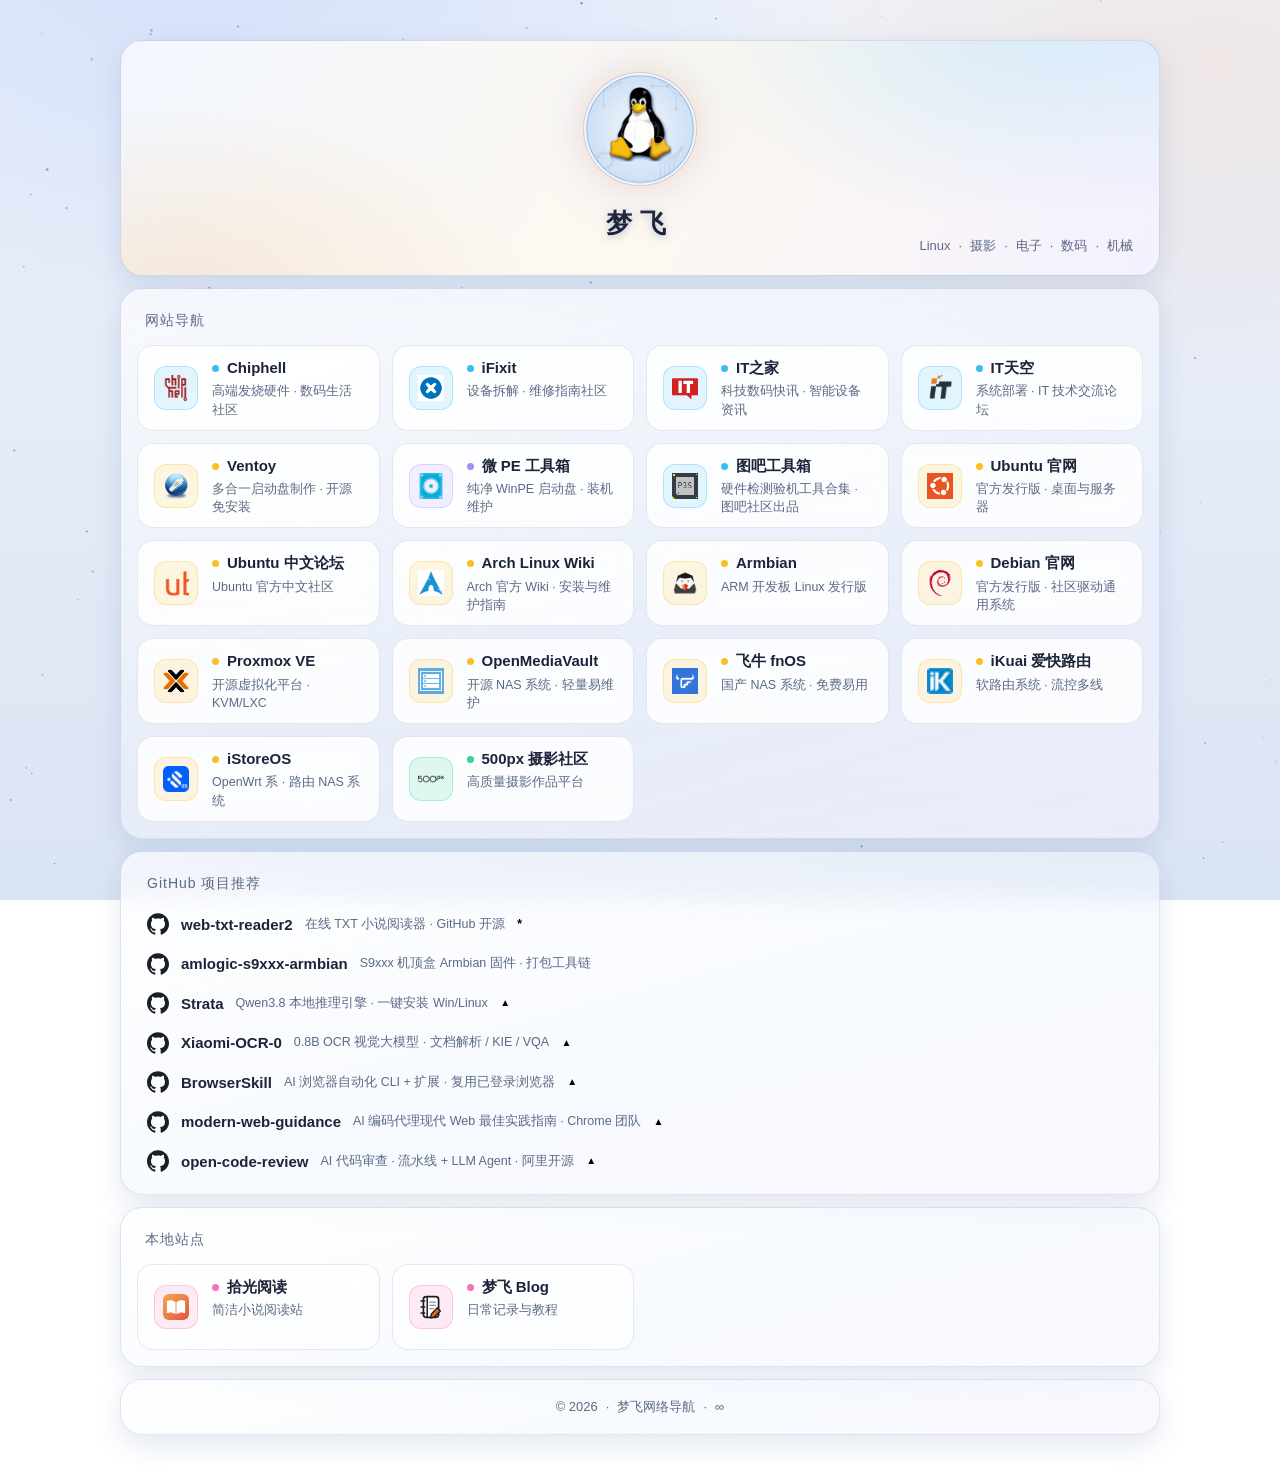
<file: index.html>
<!DOCTYPE html>
<html lang="zh-CN">
<head>
<meta charset="UTF-8">
<meta name="viewport" content="width=device-width, initial-scale=1.0">
<meta name="description" content="梦飞的网络导航 · Linux / 电子 / 数码 / 摄影 / 机械 常用站点与项目入口">
<meta name="theme-color" content="#eef2fa">
<link rel="icon" type="image/svg+xml" href="icon/favicon.svg">
<link rel="alternate icon" type="image/png" href="icon/favicon.png">
<link rel="apple-touch-icon" href="icon/apple-touch-icon.png">
<title>梦飞的网络导航</title>
<link rel="stylesheet" href="css/style.css">
</head>
<body>
<canvas id="stars" aria-hidden="true"></canvas>

<div class="wrap">
  <!-- 个人信息 -->
  <header class="hero">
    <!-- 头像：浅蓝圆底 + 官方 Tux 企鹅 -->
    <div class="bh">
      <img src="icon/avatar-linux-tux-256.webp" width="256" height="256" fetchpriority="high" alt="Linux Tux 企鹅头像">
    </div>

    <h1>梦飞</h1>
    <div class="badges">
      <span>Linux</span>
      <span>摄影</span>
      <span>电子</span>
      <span>数码</span>
      <span>机械</span>
    </div>
  </header>

  <!-- 导航区 -->
  <main>
  <section class="panel">
  <div class="panel-title">网站导航</div>
  <!-- 导航站点 -->
  <div class="grid">
    <a class="card" data-cat="数码" href="https://www.chiphell.com" target="_blank" rel="noopener">
      <span class="favi" data-domain="www.chiphell.com" data-icon="icon/www.chiphell.com.png"><span class="letter">C</span></span>
      <span class="meta"><span class="name"><i></i>Chiphell</span><span class="desc">高端发烧硬件 · 数码生活社区</span></span>
    </a>
    <a class="card" data-cat="数码" href="https://zh.ifixit.com/" target="_blank" rel="noopener">
      <span class="favi" data-domain="zh.ifixit.com" data-icon="icon/zh.ifixit.com.png"><span class="letter">i</span></span>
      <span class="meta"><span class="name"><i></i>iFixit</span><span class="desc">设备拆解 · 维修指南社区</span></span>
    </a>
    <a class="card" data-cat="数码" href="https://www.ithome.com" target="_blank" rel="noopener">
      <span class="favi" data-domain="www.ithome.com" data-icon="icon/www.ithome.com.ico"><span class="letter">IT</span></span>
      <span class="meta"><span class="name"><i></i>IT之家</span><span class="desc">科技数码快讯 · 智能设备资讯</span></span>
    </a>
    <a class="card" data-cat="数码" href="https://www.itsk.com/" target="_blank" rel="noopener">
      <span class="favi" data-domain="www.itsk.com" data-icon="icon/www.itsk.com.ico"><span class="letter">天</span></span>
      <span class="meta"><span class="name"><i></i>IT天空</span><span class="desc">系统部署 · IT 技术交流论坛</span></span>
    </a>

    <a class="card" data-cat="linux" href="https://www.ventoy.net/" target="_blank" rel="noopener">
      <span class="favi" data-domain="www.ventoy.net" data-icon="icon/www.ventoy.net.ico"><span class="letter">V</span></span>
      <span class="meta"><span class="name"><i></i>Ventoy</span><span class="desc">多合一启动盘制作 · 开源免安装</span></span>
    </a>
    <a class="card" data-cat="科技" href="https://www.wepe.com.cn/" target="_blank" rel="noopener">
      <span class="favi" data-domain="www.wepe.com.cn" data-icon="icon/www.wepe.com.cn.ico"><span class="letter">微</span></span>
      <span class="meta"><span class="name"><i></i>微 PE 工具箱</span><span class="desc">纯净 WinPE 启动盘 · 装机维护</span></span>
    </a>
    <a class="card" data-cat="数码" href="https://www.tbtool.cn/" target="_blank" rel="noopener">
      <span class="favi" data-domain="www.tbtool.cn" data-icon="icon/www.tbtool.cn.ico"><span class="letter">图</span></span>
      <span class="meta"><span class="name"><i></i>图吧工具箱</span><span class="desc">硬件检测验机工具合集 · 图吧社区出品</span></span>
    </a>
    <a class="card" data-cat="linux" href="https://www.ubuntu.com/" target="_blank" rel="noopener">
      <span class="favi" data-domain="www.ubuntu.com" data-icon="icon/www.ubuntu.com.png"><span class="letter">U</span></span>
      <span class="meta"><span class="name"><i></i>Ubuntu 官网</span><span class="desc">官方发行版 · 桌面与服务器</span></span>
    </a>
    <a class="card" data-cat="linux" href="https://forum.ubuntu.org.cn" target="_blank" rel="noopener">
      <span class="favi" data-domain="ubuntu.org.cn" data-icon="icon/ubuntu.org.cn.png"><span class="letter">U</span></span>
      <span class="meta"><span class="name"><i></i>Ubuntu 中文论坛</span><span class="desc">Ubuntu 官方中文社区</span></span>
    </a>

    <a class="card" data-cat="linux" href="https://wiki.archlinux.org/" target="_blank" rel="noopener">
      <span class="favi" data-domain="wiki.archlinux.org" data-icon="icon/wiki.archlinux.org.png"><span class="letter">A</span></span>
      <span class="meta"><span class="name"><i></i>Arch Linux Wiki</span><span class="desc">Arch 官方 Wiki · 安装与维护指南</span></span>
    </a>
    <a class="card" data-cat="linux" href="https://armbian.cn/" target="_blank" rel="noopener">
      <span class="favi" data-domain="armbian.cn" data-icon="icon/armbian.cn.png"><span class="letter">Ar</span></span>
      <span class="meta"><span class="name"><i></i>Armbian</span><span class="desc">ARM 开发板 Linux 发行版</span></span>
    </a>
    <a class="card" data-cat="linux" href="https://www.debian.org/" target="_blank" rel="noopener">
      <span class="favi" data-domain="www.debian.org" data-icon="icon/www.debian.org.ico"><span class="letter">De</span></span>
      <span class="meta"><span class="name"><i></i>Debian 官网</span><span class="desc">官方发行版 · 社区驱动通用系统</span></span>
    </a>
    <a class="card" data-cat="linux" href="https://www.proxmox.com/en/" target="_blank" rel="noopener">
      <span class="favi" data-domain="www.proxmox.com" data-icon="icon/www.proxmox.com.ico"><span class="letter">P</span></span>
      <span class="meta"><span class="name"><i></i>Proxmox VE</span><span class="desc">开源虚拟化平台 · KVM/LXC</span></span>
    </a>
    <a class="card" data-cat="linux" href="https://www.openmediavault.org/" target="_blank" rel="noopener">
      <span class="favi" data-domain="www.openmediavault.org" data-icon="icon/www.openmediavault.org.png"><span class="letter">O</span></span>
      <span class="meta"><span class="name"><i></i>OpenMediaVault</span><span class="desc">开源 NAS 系统 · 轻量易维护</span></span>
    </a>
    <a class="card" data-cat="linux" href="https://fnnas.com/" target="_blank" rel="noopener">
      <span class="favi" data-domain="fnnas.com" data-icon="icon/fnnas.com.ico"><span class="letter">飞</span></span>
      <span class="meta"><span class="name"><i></i>飞牛 fnOS</span><span class="desc">国产 NAS 系统 · 免费易用</span></span>
    </a>
    <a class="card" data-cat="linux" href="https://www.ikuai8.com/" target="_blank" rel="noopener">
      <span class="favi" data-domain="www.ikuai8.com" data-icon="icon/www.ikuai8.com.ico"><span class="letter">爱</span></span>
      <span class="meta"><span class="name"><i></i>iKuai 爱快路由</span><span class="desc">软路由系统 · 流控多线</span></span>
    </a>
    <a class="card" data-cat="linux" href="https://site.istoreos.com/" target="_blank" rel="noopener">
      <span class="favi" data-domain="site.istoreos.com" data-icon="icon/site.istoreos.com.png"><span class="letter">i</span></span>
      <span class="meta"><span class="name"><i></i>iStoreOS</span><span class="desc">OpenWrt 系 · 路由 NAS 系统</span></span>
    </a>

    <a class="card" data-cat="摄影" href="https://500px.com.cn/" target="_blank" rel="noopener">
      <span class="favi" data-domain="500px.com.cn" data-icon="icon/500px.com.cn.ico"><span class="letter">5</span></span>
      <span class="meta"><span class="name"><i></i>500px 摄影社区</span><span class="desc">高质量摄影作品平台</span></span>
    </a>
  </div>
  </section>

  <!-- 个人项目 -->
  <section class="project">
    <div class="panel-title">GitHub 项目推荐</div>
    <a href="https://github.com/mengfei523060/web-txt-reader2" target="_blank" rel="noopener">
      <img src="icon/github.com.svg" alt="">
      <span>web-txt-reader2</span>
      <small>在线 TXT 小说阅读器 · GitHub 开源</small>
      <sup class="ast">*</sup>
    </a>
    <a href="https://github.com/ophub/amlogic-s9xxx-armbian" target="_blank" rel="noopener">
      <img src="icon/github.com.svg" alt="">
      <span>amlogic-s9xxx-armbian</span>
      <small>S9xxx 机顶盒 Armbian 固件 · 打包工具链</small>
    </a>
    <a href="https://github.com/Niko1221/Strata" target="_blank" rel="noopener">
      <img src="icon/github.com.svg" alt="">
      <span>Strata</span>
      <small>Qwen3.8 本地推理引擎 · 一键安装 Win/Linux</small>
      <span class="tri">▲</span>
    </a>
    <a href="https://github.com/xiaomi-research/Xiaomi-OCR-0" target="_blank" rel="noopener">
      <img src="icon/github.com.svg" alt="">
      <span>Xiaomi-OCR-0</span>
      <small>0.8B OCR 视觉大模型 · 文档解析 / KIE / VQA</small>
      <span class="tri">▲</span>
    </a>
    <a href="https://github.com/Tencent/BrowserSkill" target="_blank" rel="noopener">
      <img src="icon/github.com.svg" alt="">
      <span>BrowserSkill</span>
      <small>AI 浏览器自动化 CLI + 扩展 · 复用已登录浏览器</small>
      <span class="tri">▲</span>
    </a>
    <a href="https://github.com/GoogleChrome/modern-web-guidance" target="_blank" rel="noopener">
      <img src="icon/github.com.svg" alt="">
      <span>modern-web-guidance</span>
      <small>AI 编码代理现代 Web 最佳实践指南 · Chrome 团队</small>
      <span class="tri">▲</span>
    </a>
    <a href="https://github.com/alibaba/open-code-review" target="_blank" rel="noopener">
      <img src="icon/github.com.svg" alt="">
      <span>open-code-review</span>
      <small>AI 代码审查 · 流水线 + LLM Agent · 阿里开源</small>
      <span class="tri">▲</span>
    </a>
  </section>

  <!-- 本地站点 -->
  <section class="panel">
    <div class="panel-title">本地站点</div>
    <div class="grid">
      <a class="card" data-cat="local" href="txt-reader/index.html" target="_blank" rel="noopener">
        <span class="favi" data-icon="icon/txt-reader.svg"><span class="letter">拾</span></span>
        <span class="meta"><span class="name"><i></i>拾光阅读</span><span class="desc">简洁小说阅读站</span></span>
      </a>
      <a class="card" data-cat="local" href="blog/index.html" target="_blank" rel="noopener">
        <span class="favi" data-icon="icon/blog.svg"><span class="letter">日</span></span>
        <span class="meta"><span class="name"><i></i>梦飞 Blog</span><span class="desc">日常记录与教程</span></span>
      </a>
    </div>
  </section>
  </main>

  <footer><span>© 2026</span><span>梦飞网络导航</span><span>∞</span></footer>
</div>

<script src="js/main.js"></script>
</body>
</html>
</file>
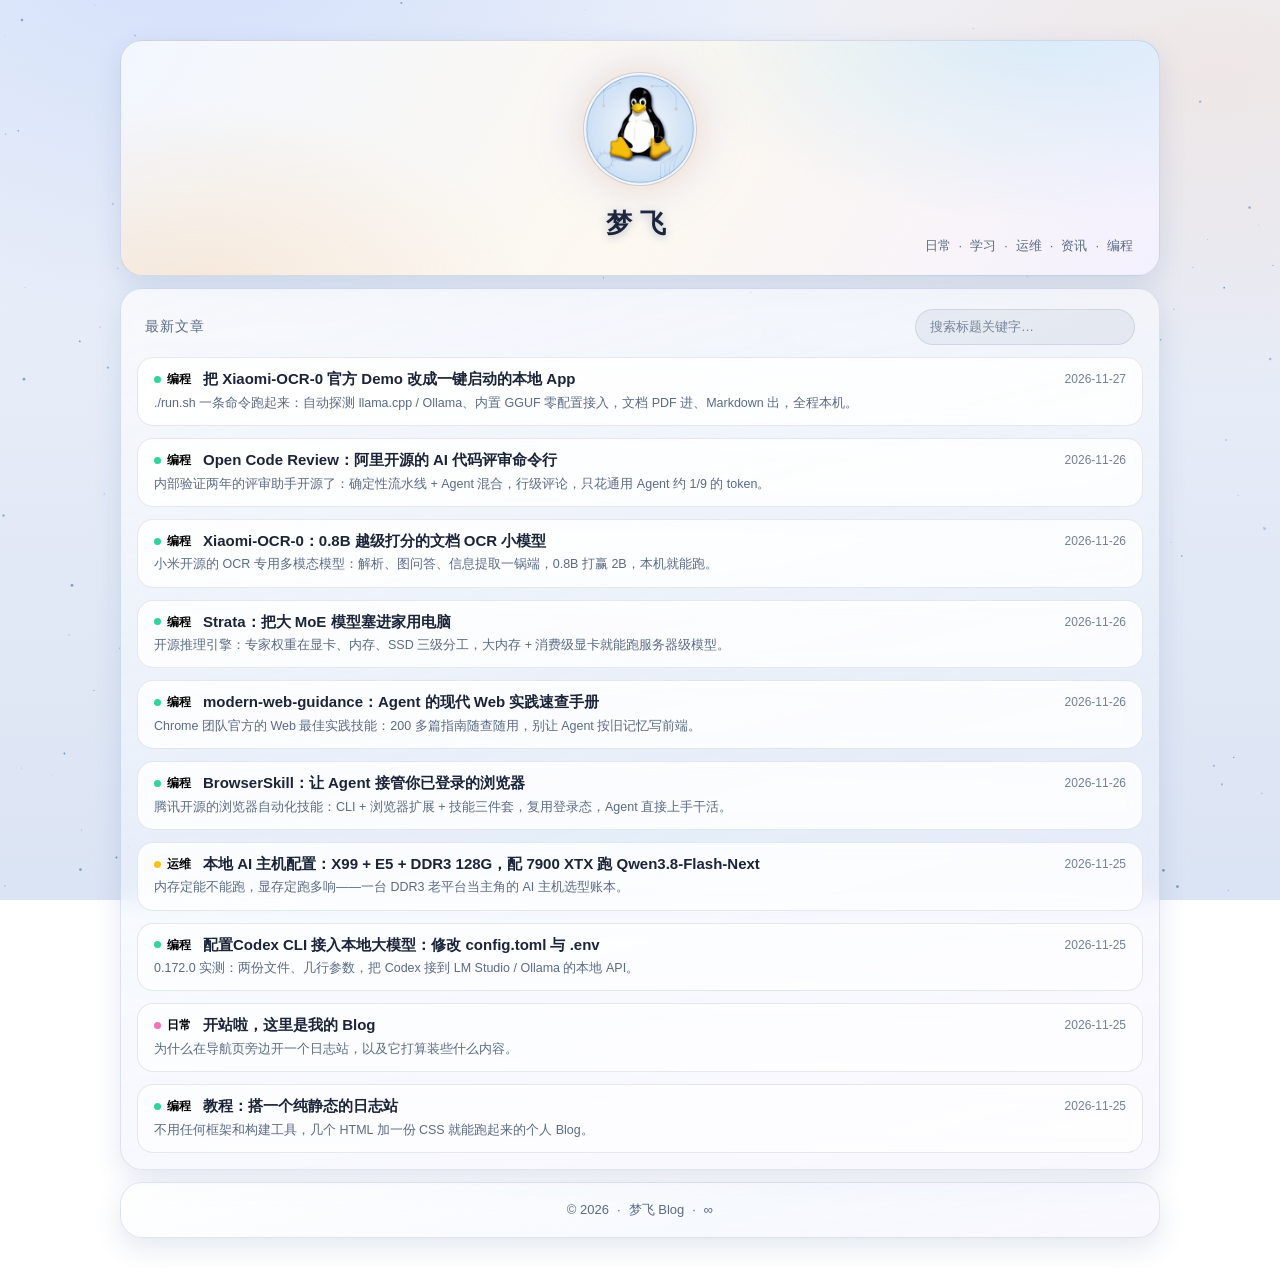
<file: blog/index.html>
<!DOCTYPE html>
<html lang="zh-CN">
<head>
<meta charset="UTF-8">
<meta name="viewport" content="width=device-width, initial-scale=1.0">
<meta name="description" content="梦飞的 Blog · 日常 / 学习 / 运维 / 资讯 / 编程 记录与教程">
<meta name="theme-color" content="#eef2fa">
<link rel="icon" type="image/svg+xml" href="icon/favicon.svg">
<link rel="alternate icon" type="image/png" href="icon/favicon.png">
<link rel="apple-touch-icon" href="icon/apple-touch-icon.png">
<title>梦飞的 Blog</title>
<link rel="stylesheet" href="css/style.css">
</head>
<body>
<canvas id="stars" aria-hidden="true"></canvas>

<div class="wrap">
  <!-- 简介区（与导航页一致） -->
  <header class="hero">
    <div class="bh">
      <img src="icon/avatar-linux-tux-256.webp" width="256" height="256" fetchpriority="high" alt="Linux Tux 企鹅头像">
    </div>
    <h1>梦飞</h1>
    <div class="badges">
      <span>日常</span>
      <span>学习</span>
      <span>运维</span>
      <span>资讯</span>
      <span>编程</span>
    </div>
  </header>

  <!-- 文章列表 -->
  <main>
  <section class="panel">
    <div class="panel-head">
      <div class="panel-title">最新文章</div>
      <div class="search">
        <input id="search" type="search" placeholder="搜索标题关键字…" aria-label="搜索文章标题" autocomplete="off">
      </div>
    </div>
    <div class="grid">
      <a class="card" data-cat="编程" href="posts/2026-11-27-xiaomi-ocr-0-demo-yi-jian-yun-xing.html">
        <span class="tag"><i></i>编程</span>
        <h3>把 Xiaomi-OCR-0 官方 Demo 改成一键启动的本地 App</h3>
        <p>./run.sh 一条命令跑起来：自动探测 llama.cpp / Ollama、内置 GGUF 零配置接入，文档 PDF 进、Markdown 出，全程本机。</p>
        <time>2026-11-27</time>
      </a>
      <a class="card" data-cat="编程" href="posts/2026-11-26-open-code-review-jian-jie.html">
        <span class="tag"><i></i>编程</span>
        <h3>Open Code Review：阿里开源的 AI 代码评审命令行</h3>
        <p>内部验证两年的评审助手开源了：确定性流水线 + Agent 混合，行级评论，只花通用 Agent 约 1/9 的 token。</p>
        <time>2026-11-26</time>
      </a>
      <a class="card" data-cat="编程" href="posts/2026-11-26-xiaomi-ocr-jian-jie.html">
        <span class="tag"><i></i>编程</span>
        <h3>Xiaomi-OCR-0：0.8B 越级打分的文档 OCR 小模型</h3>
        <p>小米开源的 OCR 专用多模态模型：解析、图问答、信息提取一锅端，0.8B 打赢 2B，本机就能跑。</p>
        <time>2026-11-26</time>
      </a>
      <a class="card" data-cat="编程" href="posts/2026-11-26-strata-jian-jie.html">
        <span class="tag"><i></i>编程</span>
        <h3>Strata：把大 MoE 模型塞进家用电脑</h3>
        <p>开源推理引擎：专家权重在显卡、内存、SSD 三级分工，大内存 + 消费级显卡就能跑服务器级模型。</p>
        <time>2026-11-26</time>
      </a>
      <a class="card" data-cat="编程" href="posts/2026-11-26-modern-web-guidance-jian-jie.html">
        <span class="tag"><i></i>编程</span>
        <h3>modern-web-guidance：Agent 的现代 Web 实践速查手册</h3>
        <p>Chrome 团队官方的 Web 最佳实践技能：200 多篇指南随查随用，别让 Agent 按旧记忆写前端。</p>
        <time>2026-11-26</time>
      </a>
      <a class="card" data-cat="编程" href="posts/2026-11-26-browserskill-jian-jie.html">
        <span class="tag"><i></i>编程</span>
        <h3>BrowserSkill：让 Agent 接管你已登录的浏览器</h3>
        <p>腾讯开源的浏览器自动化技能：CLI + 浏览器扩展 + 技能三件套，复用登录态，Agent 直接上手干活。</p>
        <time>2026-11-26</time>
      </a>
      <a class="card" data-cat="运维" href="posts/2026-11-25-ben-di-ai-zhu-ji-x99-128g.html">
        <span class="tag"><i></i>运维</span>
        <h3>本地 AI 主机配置：X99 + E5 + DDR3 128G，配 7900 XTX 跑 Qwen3.8-Flash-Next</h3>
        <p>内存定能不能跑，显存定跑多响——一台 DDR3 老平台当主角的 AI 主机选型账本。</p>
        <time>2026-11-25</time>
      </a>
      <a class="card" data-cat="编程" href="posts/2026-11-25-codex-cli-pei-zhi-ben-di-mo-xing.html">
        <span class="tag"><i></i>编程</span>
        <h3>配置Codex CLI 接入本地大模型：修改 config.toml 与 .env</h3>
        <p>0.172.0 实测：两份文件、几行参数，把 Codex 接到 LM Studio / Ollama 的本地 API。</p>
        <time>2026-11-25</time>
      </a>
      <a class="card" data-cat="日常" href="posts/2026-11-25-kai-zhan-la.html">
        <span class="tag"><i></i>日常</span>
        <h3>开站啦，这里是我的 Blog</h3>
        <p>为什么在导航页旁边开一个日志站，以及它打算装些什么内容。</p>
        <time>2026-11-25</time>
      </a>
      <a class="card" data-cat="编程" href="posts/2026-11-25-jing-tai-blog-zhan.html">
        <span class="tag"><i></i>编程</span>
        <h3>教程：搭一个纯静态的日志站</h3>
        <p>不用任何框架和构建工具，几个 HTML 加一份 CSS 就能跑起来的个人 Blog。</p>
        <time>2026-11-25</time>
      </a>
    </div>
    <p id="empty" class="empty" hidden>没有匹配的文章，换个关键字试试。</p>
  </section>
  </main>

  <footer><span>© 2026</span><span>梦飞 Blog</span><span>∞</span></footer>
</div>

<script src="js/search.js"></script>
<script src="js/stars.js"></script>
</body>
</html>
</file>
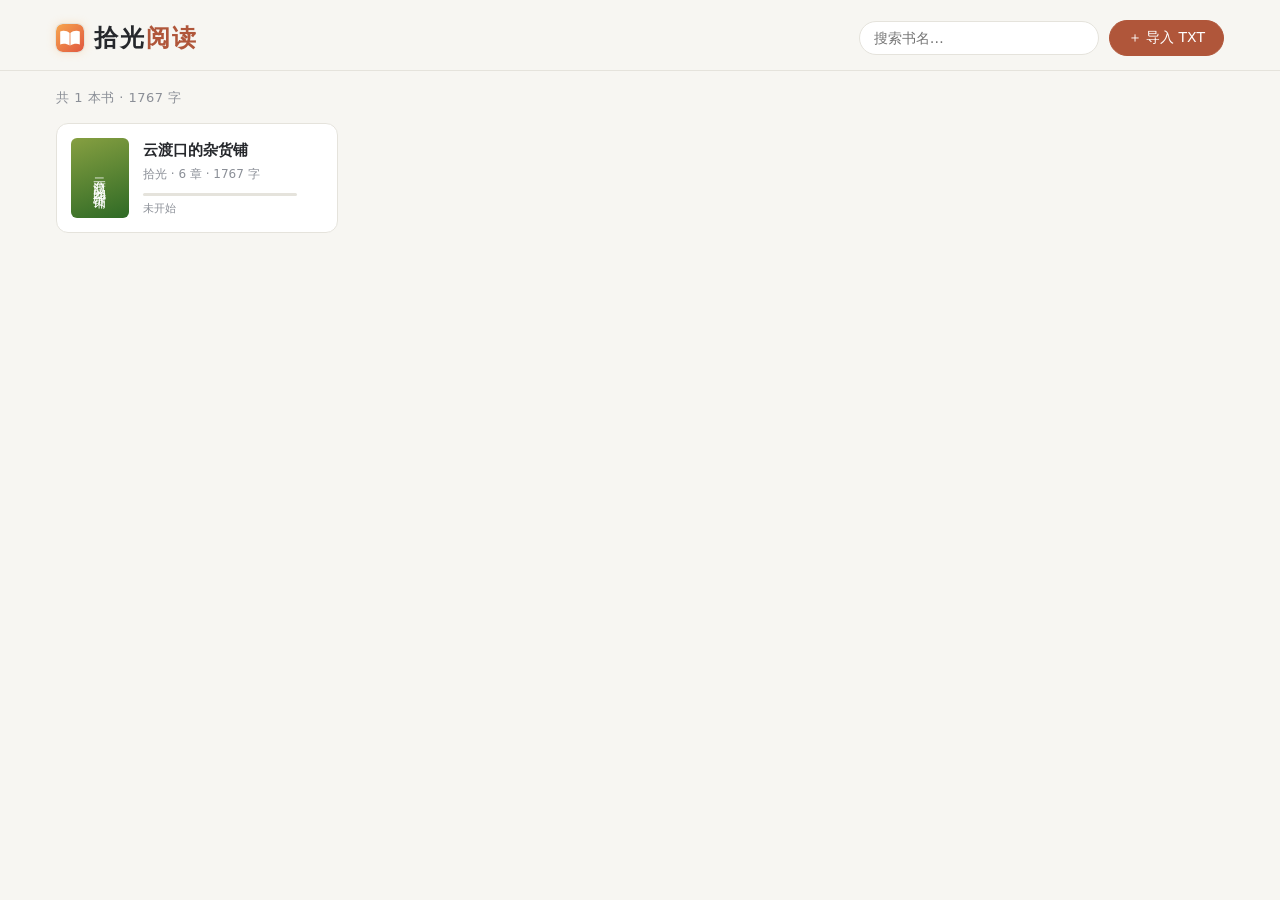
<file: txt-reader/index.html>
<!DOCTYPE html>
<html lang="zh-CN" data-theme="light">
<head>
<meta charset="UTF-8">
<meta name="viewport" content="width=device-width, initial-scale=1, viewport-fit=cover">
<title>拾光阅读 · 简洁的小说阅读站</title>
<link rel="icon" type="image/svg+xml" href="icon/favicon.svg">
<link rel="alternate icon" href="icon/favicon.png">
<link rel="apple-touch-icon" href="icon/apple-touch-icon.png">
<link rel="stylesheet" href="css/style.css">
</head>
<body>

<!-- ══════════════ 书库 ══════════════ -->
<section id="view-library" class="view">
  <header class="lib-head">
    <div class="brand"><img src="icon/favicon.svg" width="28" height="28" fetchpriority="high" alt="拾光阅读图标"><b>拾光<span>阅读</span></b></div>
    <div class="lib-tools">
      <input id="search" class="search" type="search" placeholder="搜索书名…" autocomplete="off">
      <button id="btn-import" class="btn primary">＋ 导入 TXT</button>
    </div>
  </header>

  <div id="lib-stats" class="lib-stats"></div>
  <div id="lib-grid" class="lib-grid"></div>
  <div id="lib-empty" class="lib-empty hidden">
    <div class="empty-mark">📖</div>
    <p>书库还空着。点击「导入 TXT」，或直接把 .txt 小说拖进窗口。</p>
  </div>

  <div id="drop-mask" class="drop-mask hidden"><span>松手即可导入 TXT 文件</span></div>
  <input id="file-input" type="file" accept=".txt,text/plain" multiple hidden>
</section>

<!-- ══════════════ 阅读器 ══════════════ -->
<section id="view-reader" class="view hidden">
  <header id="r-head" class="r-head">
    <div class="brand"><img src="icon/favicon.svg" width="28" height="28" alt="拾光阅读图标"><b>拾光<span>阅读</span></b></div>
    <button id="btn-back" class="icon-btn" title="返回书库（Esc）">‹ 书库</button>
    <div class="r-heading">
      <div id="r-book" class="r-book"></div>
      <div id="r-chapter" class="r-chapter"></div>
    </div>
    <div class="r-tools">
      <button id="btn-toc" class="icon-btn" title="目录（T）">目录</button>
      <button id="btn-bm" class="icon-btn" title="加入书签（B）">书签</button>
      <button id="btn-settings" class="icon-btn" title="阅读设置（S）">设置</button>
    </div>
  </header>

  <main id="stage" class="stage">
    <div id="paper" class="paper"><div id="content" class="content"></div></div>
    <div class="tap-zone tz-left"  id="tz-left"  title="上一页"></div>
    <div class="tap-zone tz-mid"   id="tz-mid"   title="收起 / 展开工具栏"></div>
    <div class="tap-zone tz-right" id="tz-right" title="下一页"></div>
  </main>

  <footer id="r-foot" class="r-foot">
    <button id="btn-prev-ch" class="foot-btn">上一章</button>
    <div class="foot-mid">
      <span id="page-ind">– / –</span>
      <span class="dot">·</span>
      <span id="pct-ind">0%</span>
    </div>
    <button id="btn-next-ch" class="foot-btn">下一章</button>
  </footer>

  <div id="chrome-hint" class="chrome-hint hidden">点击页面中间可唤回工具栏</div>
</section>

<!-- ══════════════ 抽屉（目录 / 书签 / 设置） ══════════════ -->
<div id="scrim" class="scrim hidden"></div>
<aside id="drawer" class="drawer" aria-hidden="true">
  <div class="drawer-head">
    <span id="drawer-title"></span>
    <button id="btn-drawer-close" class="icon-btn" title="关闭">✕</button>
  </div>
  <div id="drawer-body" class="drawer-body"></div>
</aside>

<div id="toast" class="toast" role="status"></div>

<script src="js/db.js"></script>
<script src="js/parser.js"></script>
<script src="js/demo.js"></script>
<script src="js/app.js"></script>
</body>
</html>
</file>
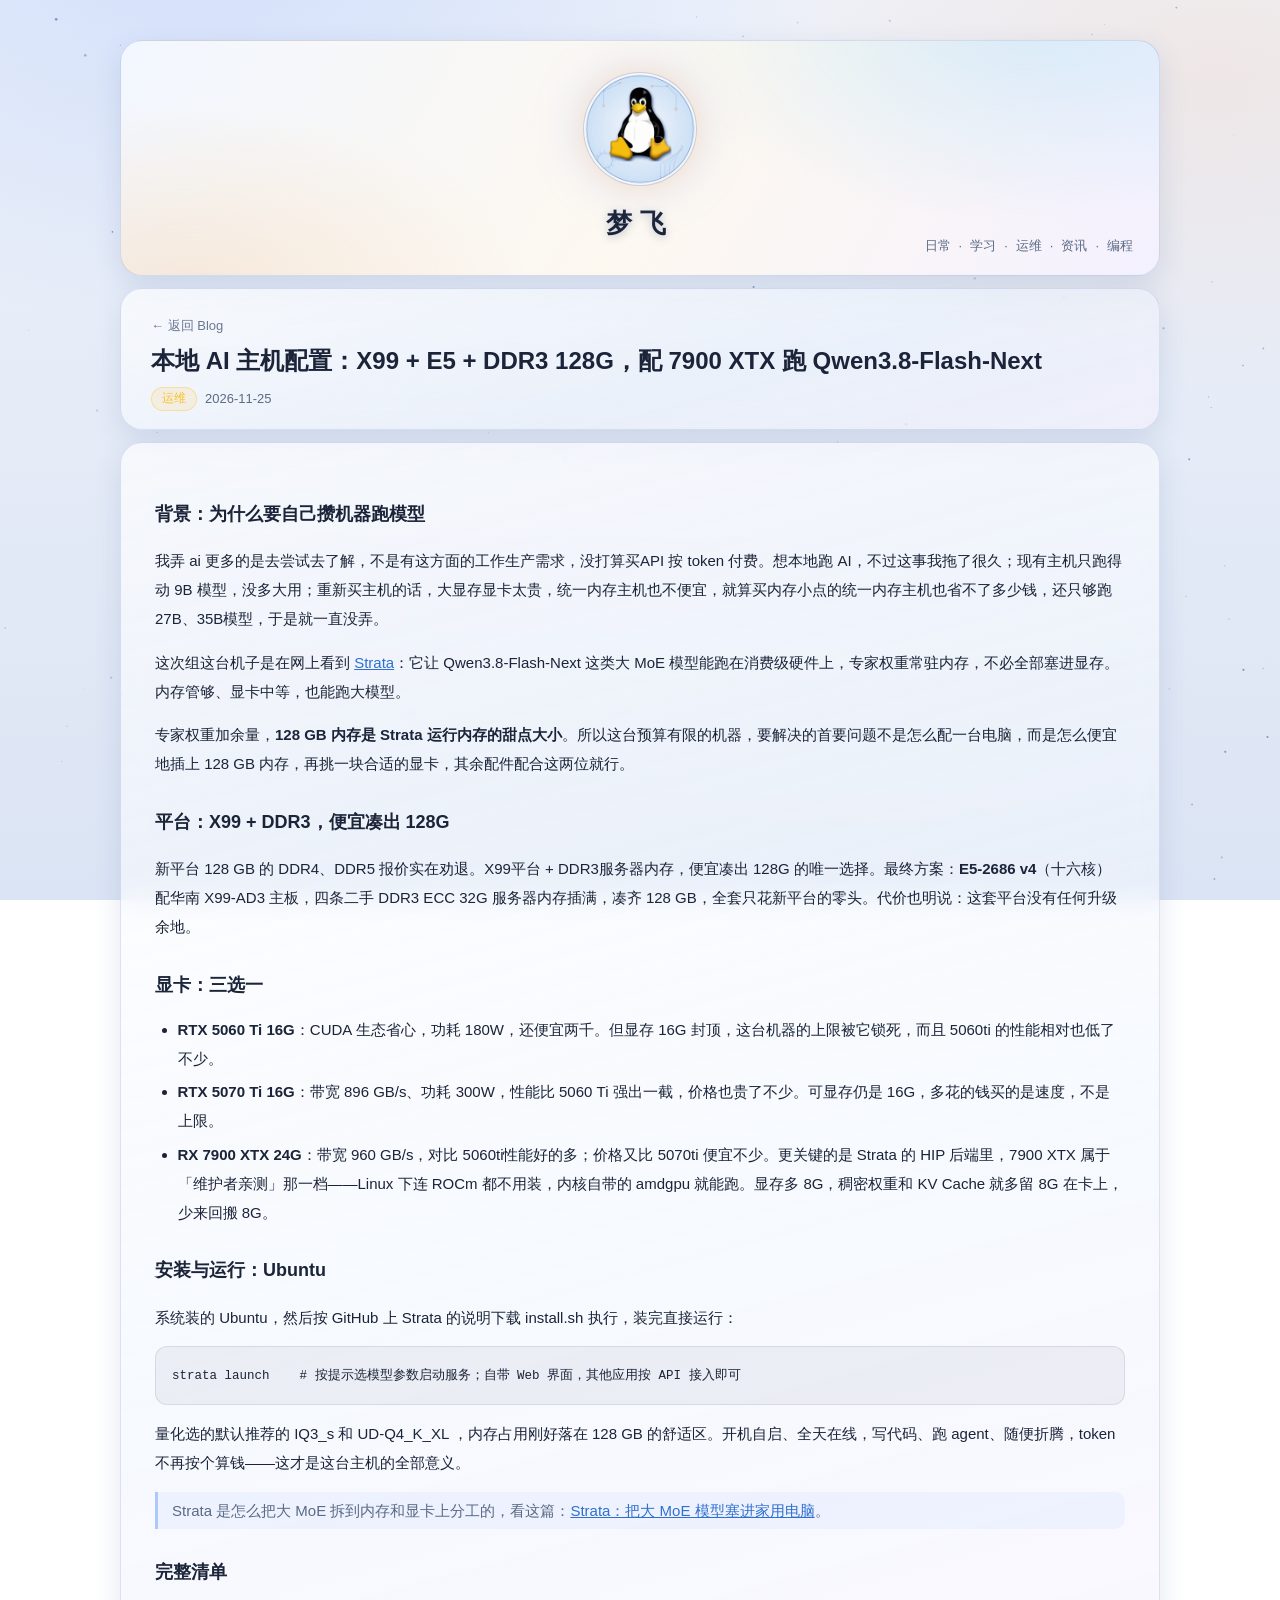
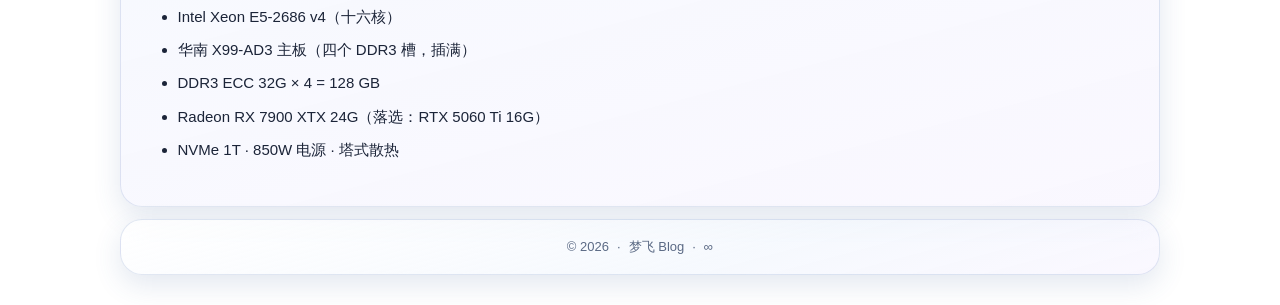
<file: blog/posts/2026-11-25-ben-di-ai-zhu-ji-x99-128g.html>
<!DOCTYPE html>
<html lang="zh-CN">
<head>
<meta charset="UTF-8">
<meta name="viewport" content="width=device-width, initial-scale=1.0">
<meta name="description" content="X99 + DDR3 攒 128G 内存的本地 AI 主机：7900 XTX 跑 Strata + Qwen3.8-Flash-Next 的选型账本。">
<meta name="theme-color" content="#eef2fa">
<link rel="icon" type="image/svg+xml" href="../icon/favicon.svg">
<link rel="alternate icon" type="image/png" href="../icon/favicon.png">
<link rel="apple-touch-icon" href="../icon/apple-touch-icon.png">
<title>本地 AI 主机配置：X99 + E5 + DDR3 128G，配 7900 XTX 跑 Qwen3.8-Flash-Next · 梦飞 Blog</title>
<link rel="stylesheet" href="../css/style.css">
</head>
<body>
<canvas id="stars" aria-hidden="true"></canvas>

<div class="wrap art-wrap">
  <!-- 简介区（与 Blog 主页一致） -->
  <header class="hero">
    <div class="bh">
      <img src="../icon/avatar-linux-tux-256.webp" width="256" height="256" fetchpriority="high" alt="Linux Tux 企鹅头像">
    </div>
    <h1>梦飞</h1>
    <div class="badges">
      <span>日常</span>
      <span>学习</span>
      <span>运维</span>
      <span>资讯</span>
      <span>编程</span>
    </div>
  </header>

  <header class="panel art-head" data-cat="运维">
    <a class="backlink" href="../index.html">← 返回 Blog</a>
    <h1>本地 AI 主机配置：X99 + E5 + DDR3 128G，配 7900 XTX 跑 Qwen3.8-Flash-Next</h1>
    <div class="post-meta"><span class="tagpill">运维</span><time>2026-11-25</time></div>
  </header>

  <article class="panel prose-panel">
    <div class="prose">
      <h2>背景：为什么要自己攒机器跑模型</h2>
      <p>我弄 ai 更多的是去尝试去了解，不是有这方面的工作生产需求，没打算买API 按 token 付费。想本地跑 AI，不过这事我拖了很久；现有主机只跑得动 9B 模型，没多大用；重新买主机的话，大显存显卡太贵，统一内存主机也不便宜，就算买内存小点的统一内存主机也省不了多少钱，还只够跑 27B、35B模型，于是就一直没弄。</p>
      <p>这次组这台机子是在网上看到 <a href="https://github.com/Niko1221/Strata">Strata</a>：它让 Qwen3.8-Flash-Next 这类大 MoE 模型能跑在消费级硬件上，专家权重常驻内存，不必全部塞进显存。内存管够、显卡中等，也能跑大模型。</p>
      <p>专家权重加余量，<strong>128 GB 内存是 Strata 运行内存的甜点大小</strong>。所以这台预算有限的机器，要解决的首要问题不是怎么配一台电脑，而是怎么便宜地插上 128 GB 内存，再挑一块合适的显卡，其余配件配合这两位就行。</p>

      <h2>平台：X99 + DDR3，便宜凑出 128G</h2>
      <p>新平台 128 GB 的 DDR4、DDR5 报价实在劝退。X99平台 + DDR3服务器内存，便宜凑出 128G 的唯一选择。最终方案：<strong>E5-2686 v4</strong>（十六核）配华南 X99-AD3 主板，四条二手 DDR3 ECC 32G 服务器内存插满，凑齐 128 GB，全套只花新平台的零头。代价也明说：这套平台没有任何升级余地。</p>

      <h2>显卡：三选一</h2>
      <ul>
        <li><strong>RTX 5060 Ti 16G</strong>：CUDA 生态省心，功耗 180W，还便宜两千。但显存 16G 封顶，这台机器的上限被它锁死，而且 5060ti 的性能相对也低了不少。</li>
        <li><strong>RTX 5070 Ti 16G</strong>：带宽 896 GB/s、功耗 300W，性能比 5060 Ti 强出一截，价格也贵了不少。可显存仍是 16G，多花的钱买的是速度，不是上限。</li>
        <li><strong>RX 7900 XTX 24G</strong>：带宽 960 GB/s，对比 5060ti性能好的多；价格又比 5070ti 便宜不少。更关键的是 Strata 的 HIP 后端里，7900 XTX 属于「维护者亲测」那一档——Linux 下连 ROCm 都不用装，内核自带的 amdgpu 就能跑。显存多 8G，稠密权重和 KV Cache 就多留 8G 在卡上，少来回搬 8G。</li>
      </ul>

      <h2>安装与运行：Ubuntu</h2>
      <p>系统装的 Ubuntu，然后按 GitHub 上 Strata 的说明下载 install.sh 执行，装完直接运行：</p>
      <pre><code>strata launch    # 按提示选模型参数启动服务；自带 Web 界面，其他应用按 API 接入即可</code></pre>
      <p>量化选的默认推荐的 IQ3_s 和 UD-Q4_K_XL ，内存占用刚好落在 128 GB 的舒适区。开机自启、全天在线，写代码、跑 agent、随便折腾，token 不再按个算钱——这才是这台主机的全部意义。</p>

      <blockquote>Strata 是怎么把大 MoE 拆到内存和显卡上分工的，看这篇：<a href="2026-11-26-strata-jian-jie.html">Strata：把大 MoE 模型塞进家用电脑</a>。</blockquote>

      <h2>完整清单</h2>
      <ul>
        <li>Intel Xeon E5-2686 v4（十六核）</li>
        <li>华南 X99-AD3 主板（四个 DDR3 槽，插满）</li>
        <li>DDR3 ECC 32G × 4 = 128 GB</li>
        <li>Radeon RX 7900 XTX 24G（落选：RTX 5060 Ti 16G）</li>
        <li>NVMe 1T · 850W 电源 · 塔式散热</li>
      </ul>
    </div>
  </article>

  <footer><span>© 2026</span><span>梦飞 Blog</span><span>∞</span></footer>
</div>

<script src="../js/stars.js"></script>
</body>
</html>
</file>
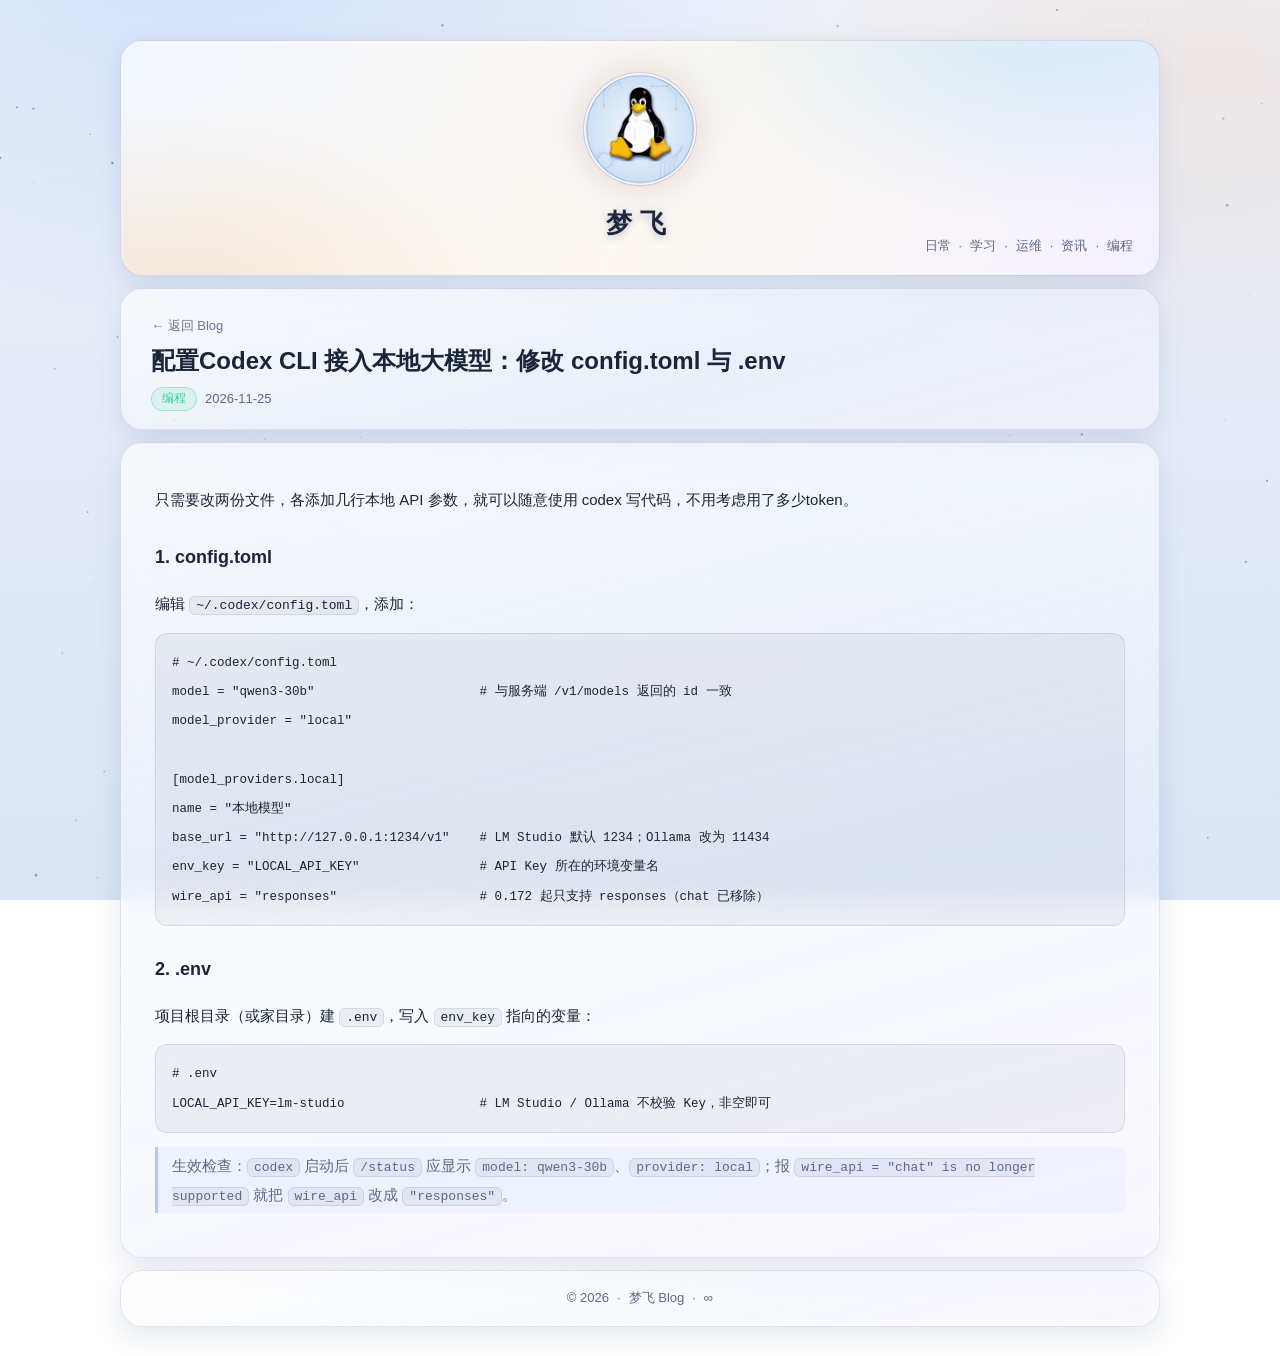
<file: blog/posts/2026-11-25-codex-cli-pei-zhi-ben-di-mo-xing.html>
<!DOCTYPE html>
<html lang="zh-CN">
<head>
<meta charset="UTF-8">
<meta name="viewport" content="width=device-width, initial-scale=1.0">
<meta name="description" content="Codex CLI（0.172.0）配置本地大模型：config.toml 与 .env 两份文件添加本地 API 参数。">
<meta name="theme-color" content="#eef2fa">
<link rel="icon" type="image/svg+xml" href="../icon/favicon.svg">
<link rel="alternate icon" type="image/png" href="../icon/favicon.png">
<link rel="apple-touch-icon" href="../icon/apple-touch-icon.png">
<title>配置Codex CLI 接入本地大模型：修改 config.toml 与 .env · 梦飞 Blog</title>
<link rel="stylesheet" href="../css/style.css">
</head>
<body>
<canvas id="stars" aria-hidden="true"></canvas>

<div class="wrap art-wrap">
  <!-- 简介区（与 Blog 主页一致） -->
  <header class="hero">
    <div class="bh">
      <img src="../icon/avatar-linux-tux-256.webp" width="256" height="256" fetchpriority="high" alt="Linux Tux 企鹅头像">
    </div>
    <h1>梦飞</h1>
    <div class="badges">
      <span>日常</span>
      <span>学习</span>
      <span>运维</span>
      <span>资讯</span>
      <span>编程</span>
    </div>
  </header>

  <header class="panel art-head" data-cat="编程">
    <a class="backlink" href="../index.html">← 返回 Blog</a>
    <h1>配置Codex CLI 接入本地大模型：修改 config.toml 与 .env</h1>
    <div class="post-meta"><span class="tagpill">编程</span><time>2026-11-25</time></div>
  </header>

  <article class="panel prose-panel">
    <div class="prose">
      <p>只需要改两份文件，各添加几行本地 API 参数，就可以随意使用 codex 写代码，不用考虑用了多少token。</p>

      <h2>1. config.toml</h2>
      <p>编辑 <code>~/.codex/config.toml</code>，添加：</p>
      <pre><code># ~/.codex/config.toml
model = "qwen3-30b"                      # 与服务端 /v1/models 返回的 id 一致
model_provider = "local"

[model_providers.local]
name = "本地模型"
base_url = "http://127.0.0.1:1234/v1"    # LM Studio 默认 1234；Ollama 改为 11434
env_key = "LOCAL_API_KEY"                # API Key 所在的环境变量名
wire_api = "responses"                   # 0.172 起只支持 responses（chat 已移除）</code></pre>

      <h2>2. .env</h2>
      <p>项目根目录（或家目录）建 <code>.env</code>，写入 <code>env_key</code> 指向的变量：</p>
      <pre><code># .env
LOCAL_API_KEY=lm-studio                  # LM Studio / Ollama 不校验 Key，非空即可</code></pre>
      <blockquote>生效检查：<code>codex</code> 启动后 <code>/status</code> 应显示 <code>model: qwen3-30b</code>、<code>provider: local</code>；报 <code>wire_api = "chat" is no longer supported</code> 就把 <code>wire_api</code> 改成 <code>"responses"</code>。</blockquote>
    </div>
  </article>

  <footer><span>© 2026</span><span>梦飞 Blog</span><span>∞</span></footer>
</div>

<script src="../js/stars.js"></script>
</body>
</html>
</file>
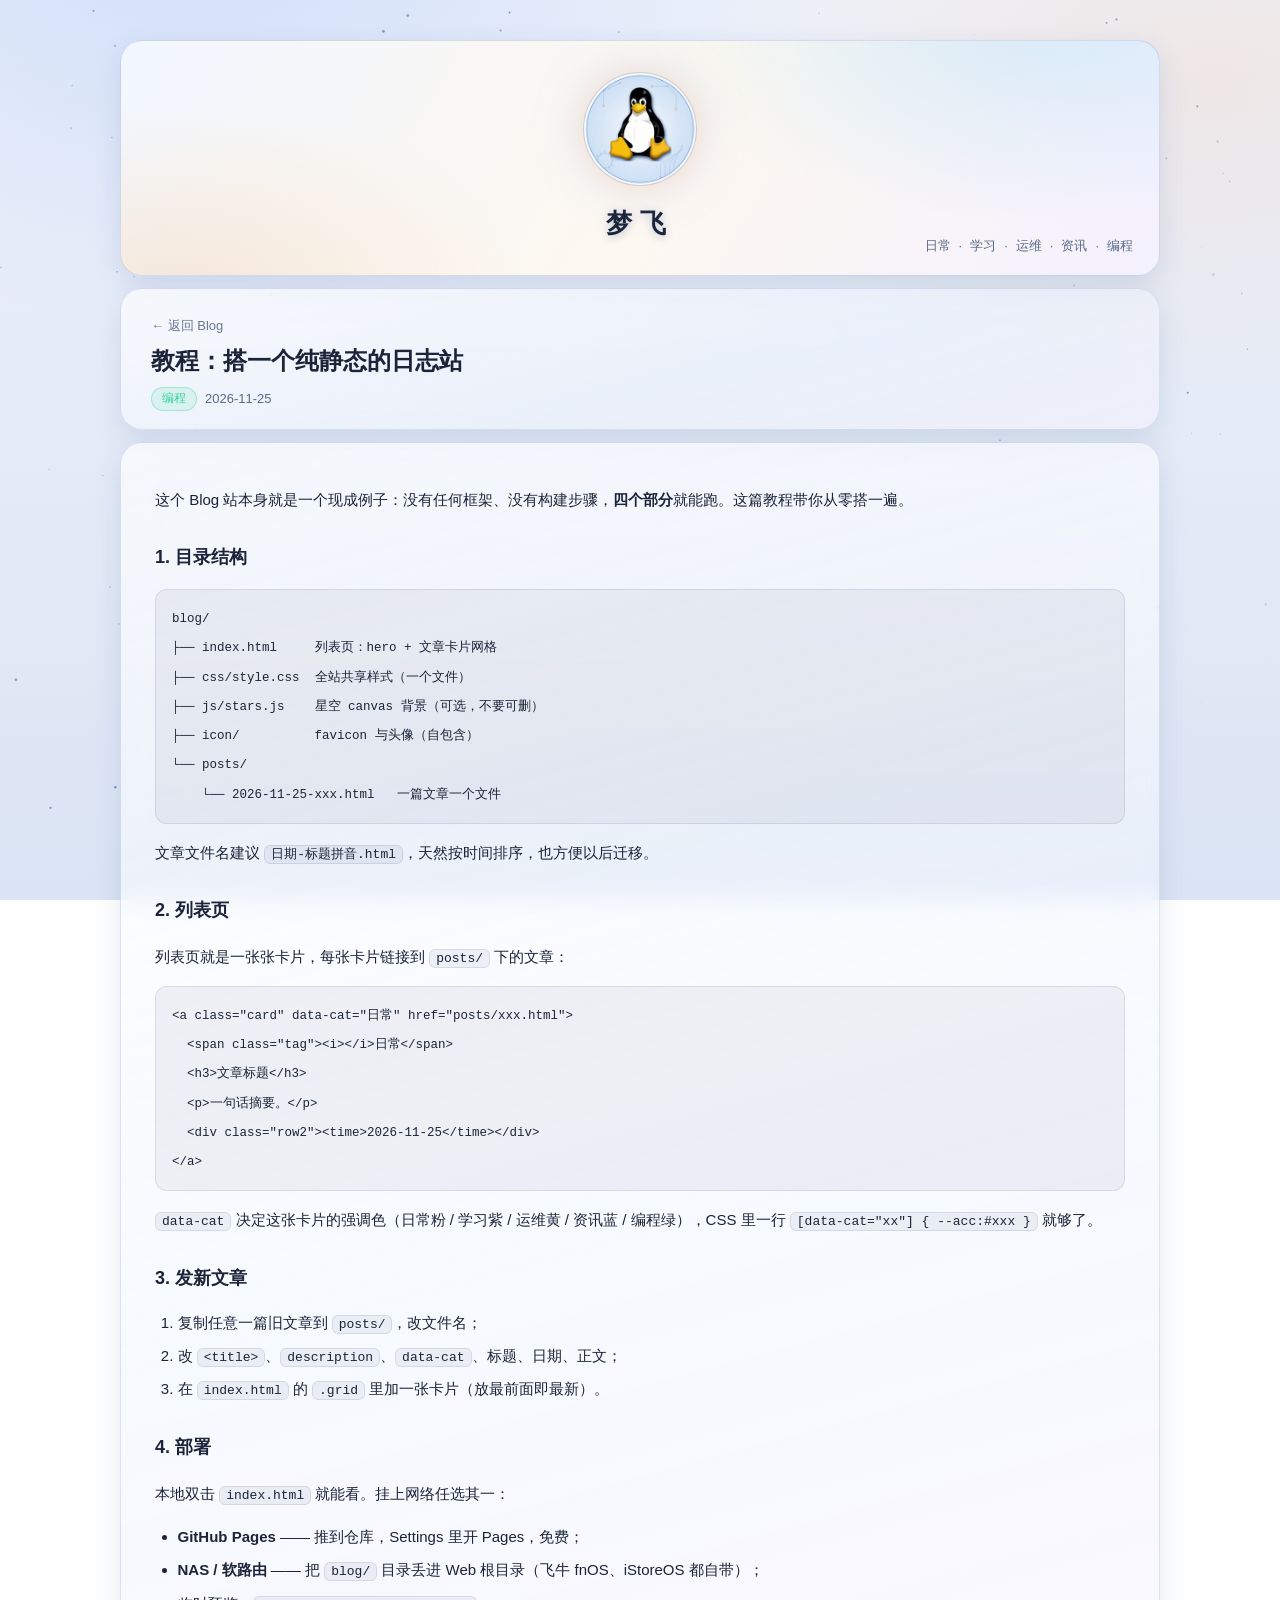
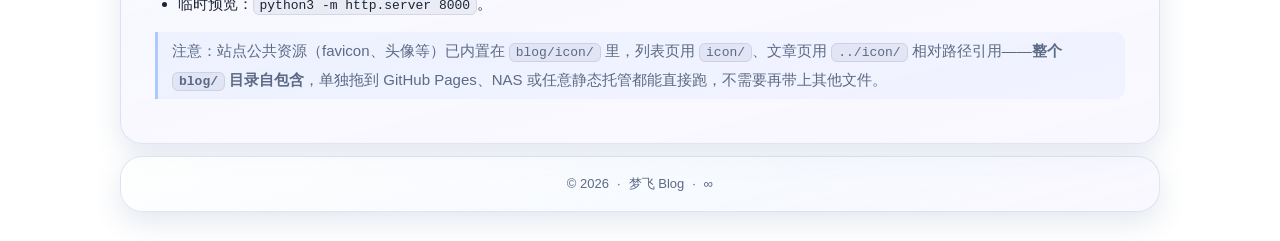
<file: blog/posts/2026-11-25-jing-tai-blog-zhan.html>
<!DOCTYPE html>
<html lang="zh-CN">
<head>
<meta charset="UTF-8">
<meta name="viewport" content="width=device-width, initial-scale=1.0">
<meta name="description" content="不用框架和构建工具，几个 HTML 加一份 CSS 就能跑起来的个人 Blog 站。">
<meta name="theme-color" content="#eef2fa">
<link rel="icon" type="image/svg+xml" href="../icon/favicon.svg">
<link rel="alternate icon" type="image/png" href="../icon/favicon.png">
<link rel="apple-touch-icon" href="../icon/apple-touch-icon.png">
<title>教程：搭一个纯静态的日志站 · 梦飞 Blog</title>
<link rel="stylesheet" href="../css/style.css">
</head>
<body>
<canvas id="stars" aria-hidden="true"></canvas>

<div class="wrap art-wrap">
  <!-- 简介区（与 Blog 主页一致） -->
  <header class="hero">
    <div class="bh">
      <img src="../icon/avatar-linux-tux-256.webp" width="256" height="256" fetchpriority="high" alt="Linux Tux 企鹅头像">
    </div>
    <h1>梦飞</h1>
    <div class="badges">
      <span>日常</span>
      <span>学习</span>
      <span>运维</span>
      <span>资讯</span>
      <span>编程</span>
    </div>
  </header>

  <header class="panel art-head" data-cat="编程">
    <a class="backlink" href="../index.html">← 返回 Blog</a>
    <h1>教程：搭一个纯静态的日志站</h1>
    <div class="post-meta"><span class="tagpill">编程</span><time>2026-11-25</time></div>
  </header>

  <article class="panel prose-panel">
    <div class="prose">
      <p>这个 Blog 站本身就是一个现成例子：没有任何框架、没有构建步骤，<strong>四个部分</strong>就能跑。这篇教程带你从零搭一遍。</p>

      <h2>1. 目录结构</h2>
      <pre><code>blog/
├── index.html     列表页：hero + 文章卡片网格
├── css/style.css  全站共享样式（一个文件）
├── js/stars.js    星空 canvas 背景（可选，不要可删）
├── icon/          favicon 与头像（自包含）
└── posts/
    └── 2026-11-25-xxx.html   一篇文章一个文件</code></pre>
      <p>文章文件名建议 <code>日期-标题拼音.html</code>，天然按时间排序，也方便以后迁移。</p>

      <h2>2. 列表页</h2>
      <p>列表页就是一张张卡片，每张卡片链接到 <code>posts/</code> 下的文章：</p>
      <pre><code>&lt;a class="card" data-cat="日常" href="posts/xxx.html"&gt;
  &lt;span class="tag"&gt;&lt;i&gt;&lt;/i&gt;日常&lt;/span&gt;
  &lt;h3&gt;文章标题&lt;/h3&gt;
  &lt;p&gt;一句话摘要。&lt;/p&gt;
  &lt;div class="row2"&gt;&lt;time&gt;2026-11-25&lt;/time&gt;&lt;/div&gt;
&lt;/a&gt;</code></pre>
      <p><code>data-cat</code> 决定这张卡片的强调色（日常粉 / 学习紫 / 运维黄 / 资讯蓝 / 编程绿），CSS 里一行 <code>[data-cat="xx"] { --acc:#xxx }</code> 就够了。</p>

      <h2>3. 发新文章</h2>
      <ol>
        <li>复制任意一篇旧文章到 <code>posts/</code>，改文件名；</li>
        <li>改 <code>&lt;title&gt;</code>、<code>description</code>、<code>data-cat</code>、标题、日期、正文；</li>
        <li>在 <code>index.html</code> 的 <code>.grid</code> 里加一张卡片（放最前面即最新）。</li>
      </ol>

      <h2>4. 部署</h2>
      <p>本地双击 <code>index.html</code> 就能看。挂上网络任选其一：</p>
      <ul>
        <li><strong>GitHub Pages</strong> —— 推到仓库，Settings 里开 Pages，免费；</li>
        <li><strong>NAS / 软路由</strong> —— 把 <code>blog/</code> 目录丢进 Web 根目录（飞牛 fnOS、iStoreOS 都自带）；</li>
        <li>临时预览：<code>python3 -m http.server 8000</code>。</li>
      </ul>

      <blockquote>注意：站点公共资源（favicon、头像等）已内置在 <code>blog/icon/</code> 里，列表页用 <code>icon/</code>、文章页用 <code>../icon/</code> 相对路径引用——<strong>整个 <code>blog/</code> 目录自包含</strong>，单独拖到 GitHub Pages、NAS 或任意静态托管都能直接跑，不需要再带上其他文件。</blockquote>
    </div>
  </article>

  <footer><span>© 2026</span><span>梦飞 Blog</span><span>∞</span></footer>
</div>

<script src="../js/stars.js"></script>
</body>
</html>
</file>
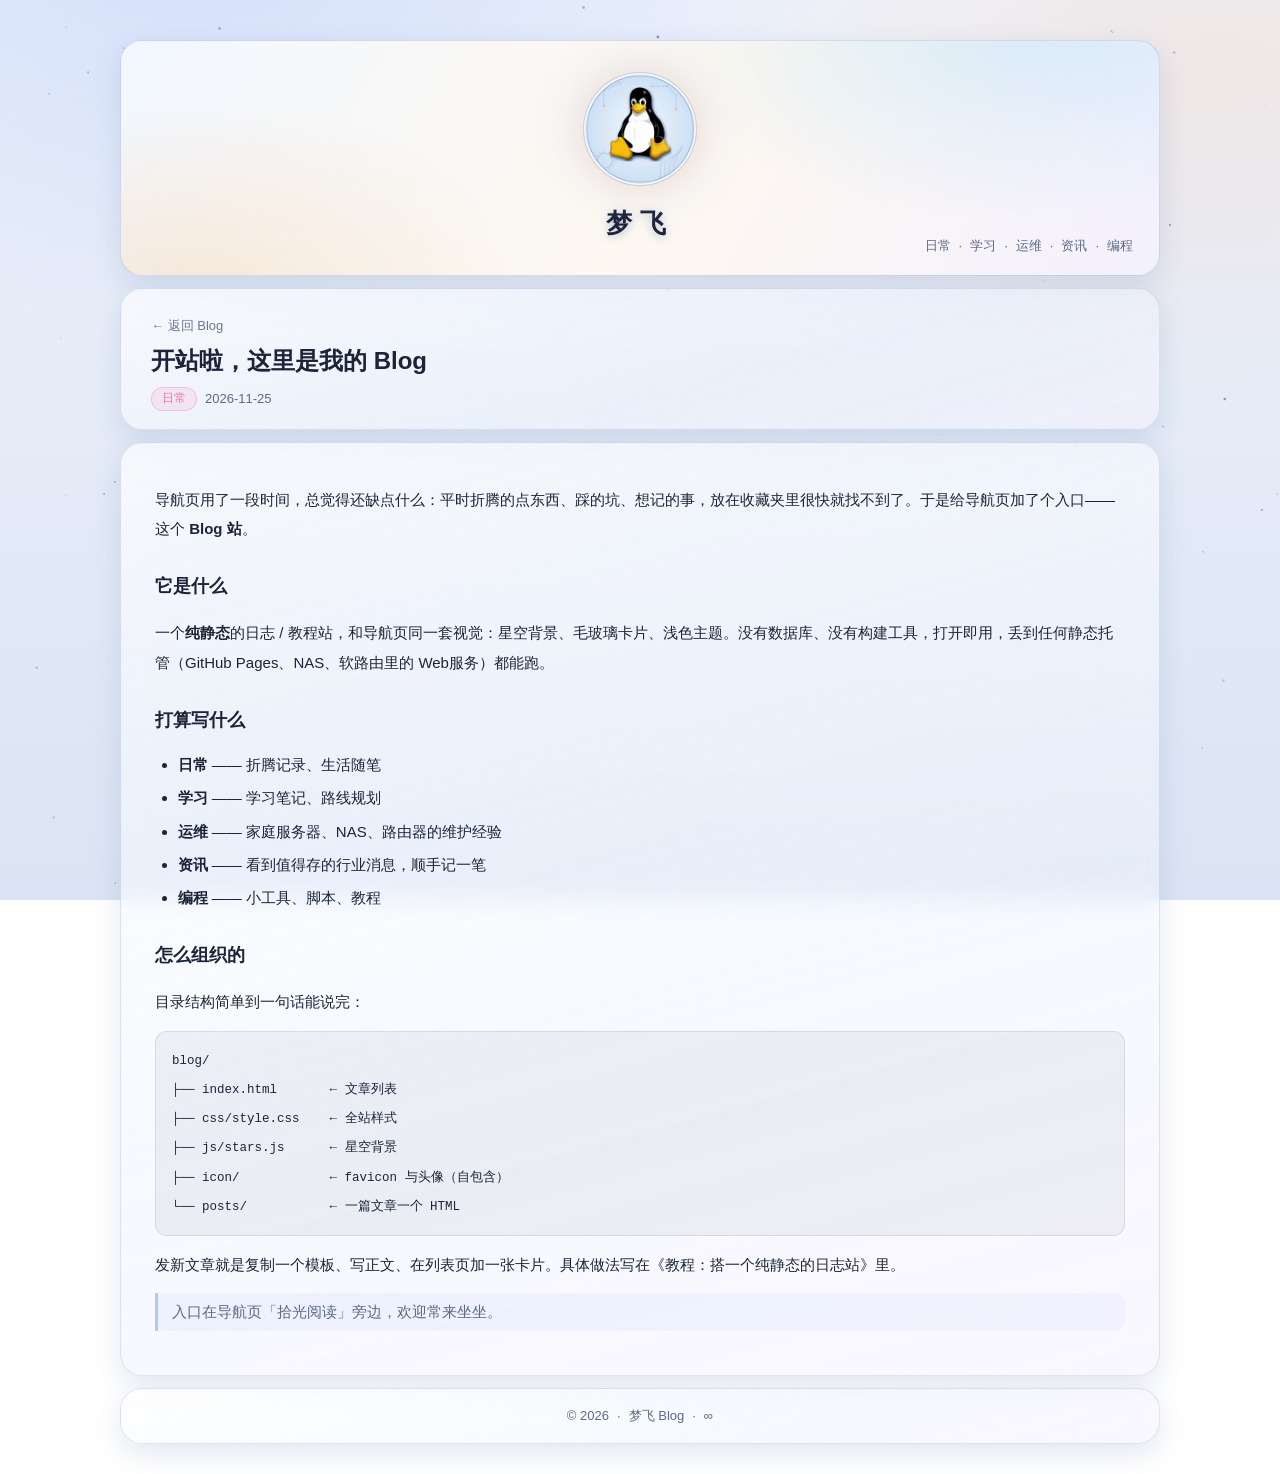
<file: blog/posts/2026-11-25-kai-zhan-la.html>
<!DOCTYPE html>
<html lang="zh-CN">
<head>
<meta charset="UTF-8">
<meta name="viewport" content="width=device-width, initial-scale=1.0">
<meta name="description" content="为什么在导航页旁边开一个日志站，以及它打算装些什么内容。">
<meta name="theme-color" content="#eef2fa">
<link rel="icon" type="image/svg+xml" href="../icon/favicon.svg">
<link rel="alternate icon" type="image/png" href="../icon/favicon.png">
<link rel="apple-touch-icon" href="../icon/apple-touch-icon.png">
<title>开站啦，这里是我的 Blog · 梦飞 Blog</title>
<link rel="stylesheet" href="../css/style.css">
</head>
<body>
<canvas id="stars" aria-hidden="true"></canvas>

<div class="wrap art-wrap">
  <!-- 简介区（与 Blog 主页一致） -->
  <header class="hero">
    <div class="bh">
      <img src="../icon/avatar-linux-tux-256.webp" width="256" height="256" fetchpriority="high" alt="Linux Tux 企鹅头像">
    </div>
    <h1>梦飞</h1>
    <div class="badges">
      <span>日常</span>
      <span>学习</span>
      <span>运维</span>
      <span>资讯</span>
      <span>编程</span>
    </div>
  </header>

  <header class="panel art-head" data-cat="日常">
    <a class="backlink" href="../index.html">← 返回 Blog</a>
    <h1>开站啦，这里是我的 Blog</h1>
    <div class="post-meta"><span class="tagpill">日常</span><time>2026-11-25</time></div>
  </header>

  <article class="panel prose-panel">
    <div class="prose">
      <p>导航页用了一段时间，总觉得还缺点什么：平时折腾的点东西、踩的坑、想记的事，放在收藏夹里很快就找不到了。于是给导航页加了个入口——这个 <strong>Blog 站</strong>。</p>

      <h2>它是什么</h2>
      <p>一个<strong>纯静态</strong>的日志 / 教程站，和导航页同一套视觉：星空背景、毛玻璃卡片、浅色主题。没有数据库、没有构建工具，打开即用，丢到任何静态托管（GitHub Pages、NAS、软路由里的 Web服务）都能跑。</p>

      <h2>打算写什么</h2>
      <ul>
        <li><strong>日常</strong> —— 折腾记录、生活随笔</li>
        <li><strong>学习</strong> —— 学习笔记、路线规划</li>
        <li><strong>运维</strong> —— 家庭服务器、NAS、路由器的维护经验</li>
        <li><strong>资讯</strong> —— 看到值得存的行业消息，顺手记一笔</li>
        <li><strong>编程</strong> —— 小工具、脚本、教程</li>
      </ul>

      <h2>怎么组织的</h2>
      <p>目录结构简单到一句话能说完：</p>
      <pre><code>blog/
├── index.html       ← 文章列表
├── css/style.css    ← 全站样式
├── js/stars.js      ← 星空背景
├── icon/            ← favicon 与头像（自包含）
└── posts/           ← 一篇文章一个 HTML</code></pre>
      <p>发新文章就是复制一个模板、写正文、在列表页加一张卡片。具体做法写在《教程：搭一个纯静态的日志站》里。</p>

      <blockquote>入口在导航页「拾光阅读」旁边，欢迎常来坐坐。</blockquote>
    </div>
  </article>

  <footer><span>© 2026</span><span>梦飞 Blog</span><span>∞</span></footer>
</div>

<script src="../js/stars.js"></script>
</body>
</html>
</file>
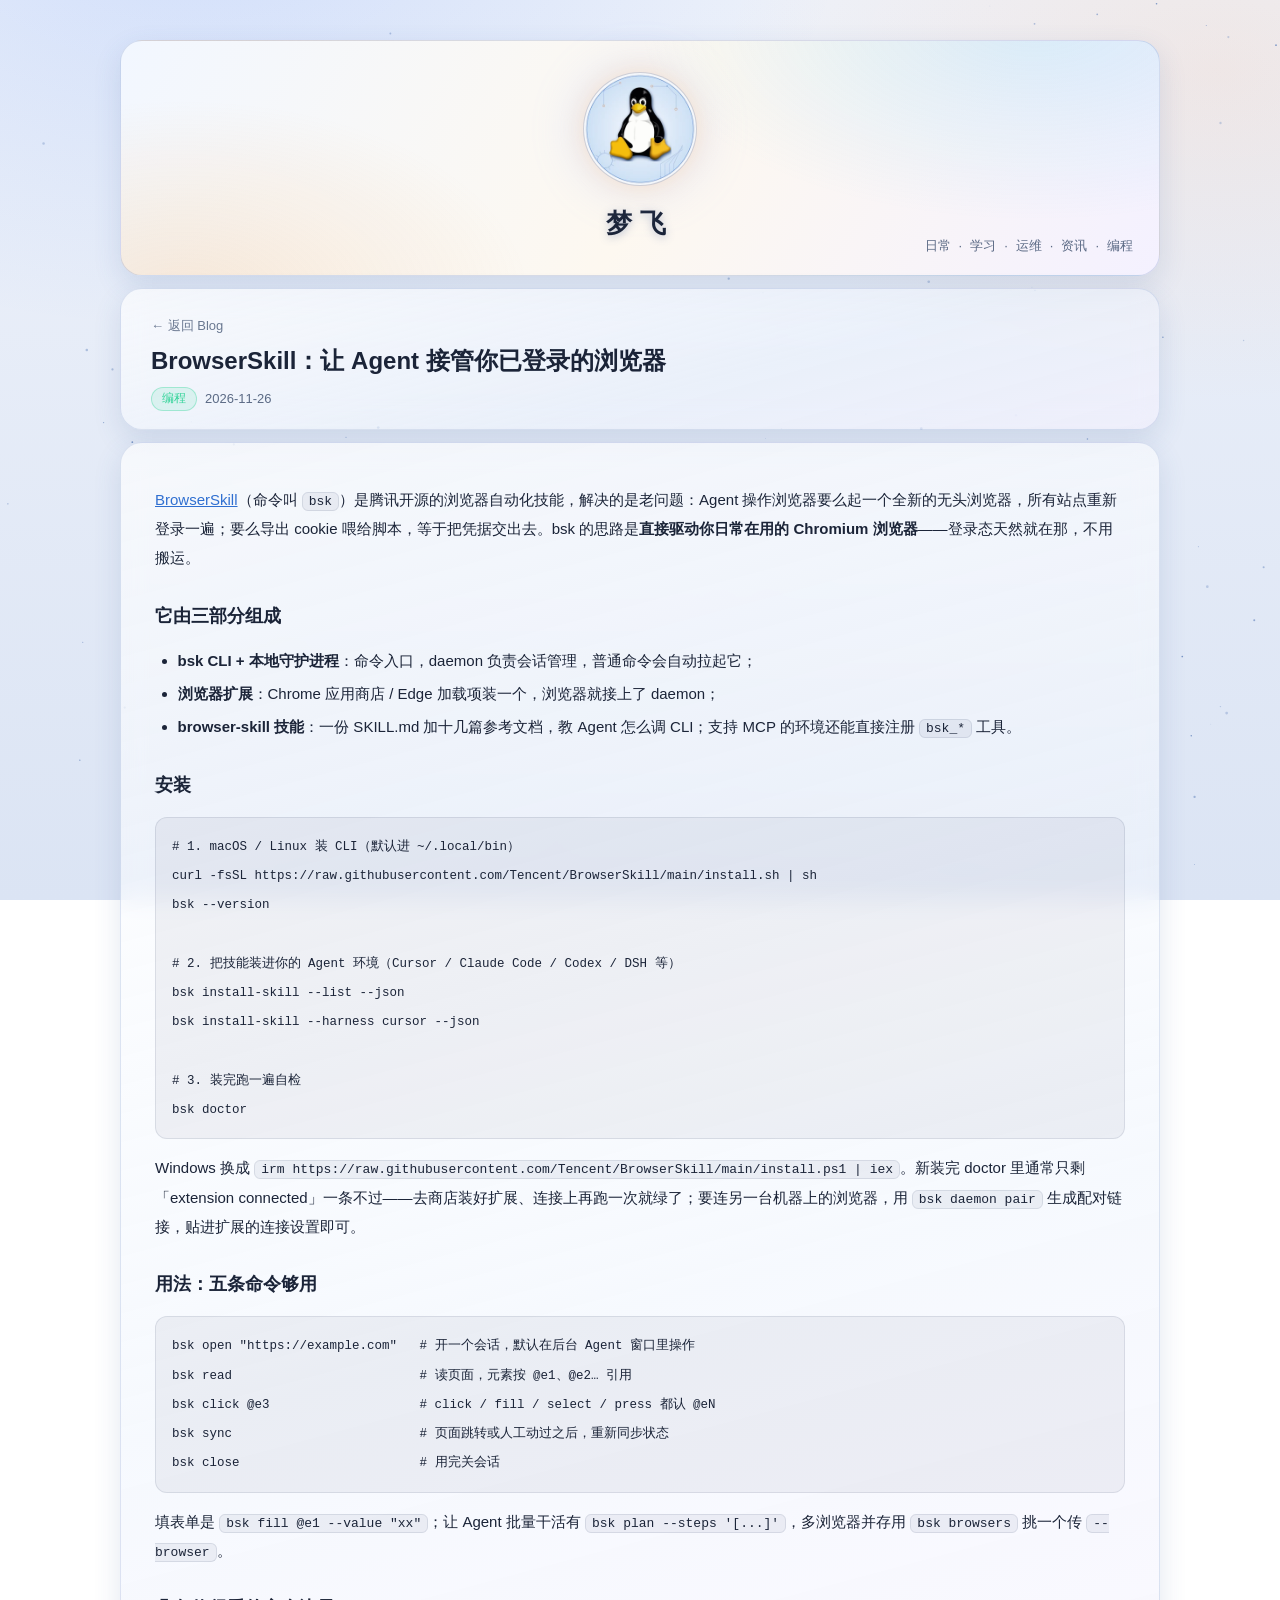
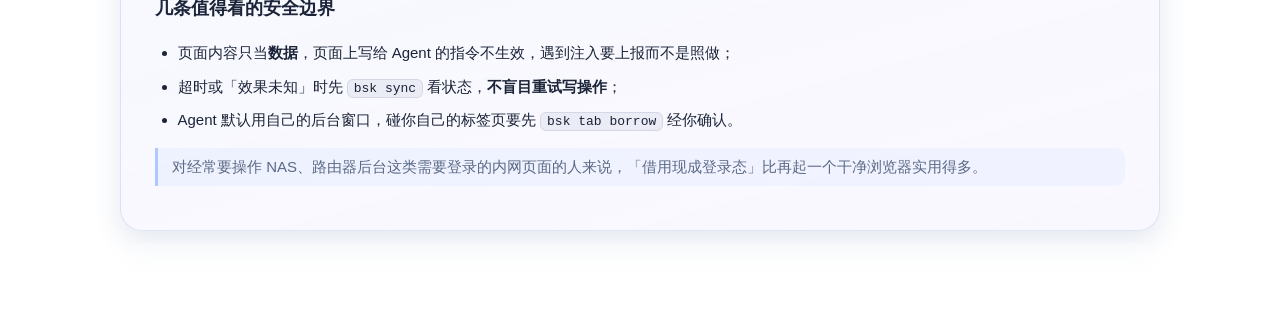
<file: blog/posts/2026-11-26-browserskill-jian-jie.html>
<!DOCTYPE html>
<html lang="zh-CN">
<head>
<meta charset="UTF-8">
<meta name="viewport" content="width=device-width, initial-scale=1.0">
<meta name="description" content="简单介绍腾讯开源的 BrowserSkill（bsk）：CLI + 浏览器扩展 + 技能三件套，复用已登录浏览器让 Agent 直接操作页面。">
<meta name="theme-color" content="#eef2fa">
<link rel="icon" type="image/svg+xml" href="../icon/favicon.svg">
<link rel="alternate icon" type="image/png" href="../icon/favicon.png">
<link rel="apple-touch-icon" href="../icon/apple-touch-icon.png">
<title>BrowserSkill：让 Agent 接管你已登录的浏览器 · 梦飞 Blog</title>
<link rel="stylesheet" href="../css/style.css">
</head>
<body>
<canvas id="stars" aria-hidden="true"></canvas>

<div class="wrap art-wrap">
  <!-- 简介区（与 Blog 主页一致） -->
  <header class="hero">
    <div class="bh">
      <img src="../icon/avatar-linux-tux-256.webp" width="256" height="256" fetchpriority="high" alt="Linux Tux 企鹅头像">
    </div>
    <h1>梦飞</h1>
    <div class="badges">
      <span>日常</span>
      <span>学习</span>
      <span>运维</span>
      <span>资讯</span>
      <span>编程</span>
    </div>
  </header>

  <header class="panel art-head" data-cat="编程">
    <a class="backlink" href="../index.html">← 返回 Blog</a>
    <h1>BrowserSkill：让 Agent 接管你已登录的浏览器</h1>
    <div class="post-meta"><span class="tagpill">编程</span><time>2026-11-26</time></div>
  </header>

  <article class="panel prose-panel">
    <div class="prose">
      <p><a href="https://github.com/Tencent/BrowserSkill">BrowserSkill</a>（命令叫 <code>bsk</code>）是腾讯开源的浏览器自动化技能，解决的是老问题：Agent 操作浏览器要么起一个全新的无头浏览器，所有站点重新登录一遍；要么导出 cookie 喂给脚本，等于把凭据交出去。bsk 的思路是<strong>直接驱动你日常在用的 Chromium 浏览器</strong>——登录态天然就在那，不用搬运。</p>

      <h2>它由三部分组成</h2>
      <ul>
        <li><strong>bsk CLI + 本地守护进程</strong>：命令入口，daemon 负责会话管理，普通命令会自动拉起它；</li>
        <li><strong>浏览器扩展</strong>：Chrome 应用商店 / Edge 加载项装一个，浏览器就接上了 daemon；</li>
        <li><strong>browser-skill 技能</strong>：一份 SKILL.md 加十几篇参考文档，教 Agent 怎么调 CLI；支持 MCP 的环境还能直接注册 <code>bsk_*</code> 工具。</li>
      </ul>

      <h2>安装</h2>
      <pre><code># 1. macOS / Linux 装 CLI（默认进 ~/.local/bin）
curl -fsSL https://raw.githubusercontent.com/Tencent/BrowserSkill/main/install.sh | sh
bsk --version

# 2. 把技能装进你的 Agent 环境（Cursor / Claude Code / Codex / DSH 等）
bsk install-skill --list --json
bsk install-skill --harness cursor --json

# 3. 装完跑一遍自检
bsk doctor</code></pre>
      <p>Windows 换成 <code>irm https://raw.githubusercontent.com/Tencent/BrowserSkill/main/install.ps1 | iex</code>。新装完 doctor 里通常只剩「extension connected」一条不过——去商店装好扩展、连接上再跑一次就绿了；要连另一台机器上的浏览器，用 <code>bsk daemon pair</code> 生成配对链接，贴进扩展的连接设置即可。</p>

      <h2>用法：五条命令够用</h2>
      <pre><code>bsk open "https://example.com"   # 开一个会话，默认在后台 Agent 窗口里操作
bsk read                         # 读页面，元素按 @e1、@e2… 引用
bsk click @e3                    # click / fill / select / press 都认 @eN
bsk sync                         # 页面跳转或人工动过之后，重新同步状态
bsk close                        # 用完关会话</code></pre>
      <p>填表单是 <code>bsk fill @e1 --value "xx"</code>；让 Agent 批量干活有 <code>bsk plan --steps '[...]'</code>，多浏览器并存用 <code>bsk browsers</code> 挑一个传 <code>--browser</code>。</p>

      <h2>几条值得看的安全边界</h2>
      <ul>
        <li>页面内容只当<strong>数据</strong>，页面上写给 Agent 的指令不生效，遇到注入要上报而不是照做；</li>
        <li>超时或「效果未知」时先 <code>bsk sync</code> 看状态，<strong>不盲目重试写操作</strong>；</li>
        <li>Agent 默认用自己的后台窗口，碰你自己的标签页要先 <code>bsk tab borrow</code> 经你确认。</li>
      </ul>

      <blockquote>对经常要操作 NAS、路由器后台这类需要登录的内网页面的人来说，「借用现成登录态」比再起一个干净浏览器实用得多。</blockquote>
    </div>
  </article>

  <footer><span>© 2026</span><span>梦飞 Blog</span><span>∞</span></footer>
</div>

<script src="../js/stars.js"></script>
</body>
</html>
</file>
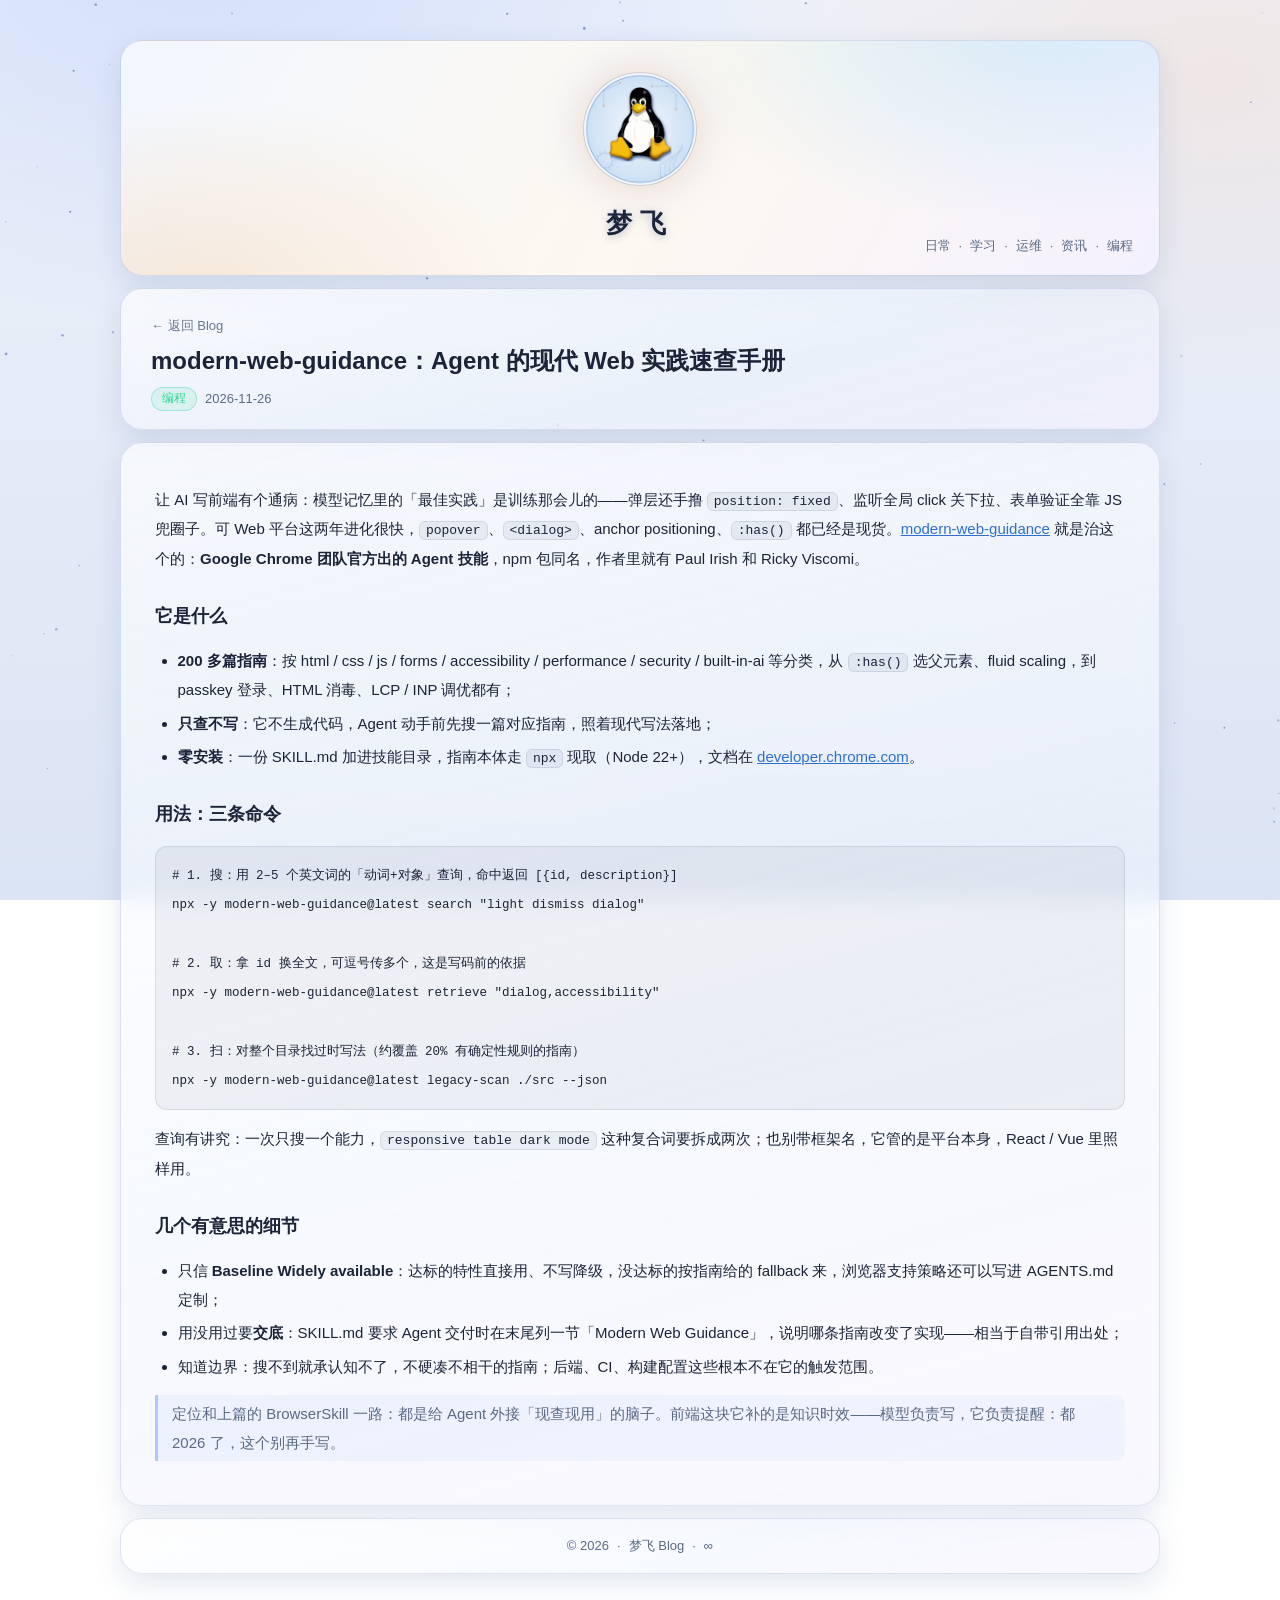
<file: blog/posts/2026-11-26-modern-web-guidance-jian-jie.html>
<!DOCTYPE html>
<html lang="zh-CN">
<head>
<meta charset="UTF-8">
<meta name="viewport" content="width=device-width, initial-scale=1.0">
<meta name="description" content="简单介绍 Google Chrome 官方出品的 modern-web-guidance：一份给 AI Agent 用的现代 Web 最佳实践技能，200 多篇指南随查随用，防止模型按过时记忆写前端代码。">
<meta name="theme-color" content="#eef2fa">
<link rel="icon" type="image/svg+xml" href="../icon/favicon.svg">
<link rel="alternate icon" type="image/png" href="../icon/favicon.png">
<link rel="apple-touch-icon" href="../icon/apple-touch-icon.png">
<title>modern-web-guidance：Agent 的现代 Web 实践速查手册 · 梦飞 Blog</title>
<link rel="stylesheet" href="../css/style.css">
</head>
<body>
<canvas id="stars" aria-hidden="true"></canvas>

<div class="wrap art-wrap">
  <!-- 简介区（与 Blog 主页一致） -->
  <header class="hero">
    <div class="bh">
      <img src="../icon/avatar-linux-tux-256.webp" width="256" height="256" fetchpriority="high" alt="Linux Tux 企鹅头像">
    </div>
    <h1>梦飞</h1>
    <div class="badges">
      <span>日常</span>
      <span>学习</span>
      <span>运维</span>
      <span>资讯</span>
      <span>编程</span>
    </div>
  </header>

  <header class="panel art-head" data-cat="编程">
    <a class="backlink" href="../index.html">← 返回 Blog</a>
    <h1>modern-web-guidance：Agent 的现代 Web 实践速查手册</h1>
    <div class="post-meta"><span class="tagpill">编程</span><time>2026-11-26</time></div>
  </header>

  <article class="panel prose-panel">
    <div class="prose">
      <p>让 AI 写前端有个通病：模型记忆里的「最佳实践」是训练那会儿的——弹层还手撸 <code>position: fixed</code>、监听全局 click 关下拉、表单验证全靠 JS 兜圈子。可 Web 平台这两年进化很快，<code>popover</code>、<code>&lt;dialog&gt;</code>、anchor positioning、<code>:has()</code> 都已经是现货。<a href="https://github.com/GoogleChrome/modern-web-guidance-src">modern-web-guidance</a> 就是治这个的：<strong>Google Chrome 团队官方出的 Agent 技能</strong>，npm 包同名，作者里就有 Paul Irish 和 Ricky Viscomi。</p>

      <h2>它是什么</h2>
      <ul>
        <li><strong>200 多篇指南</strong>：按 html / css / js / forms / accessibility / performance / security / built-in-ai 等分类，从 <code>:has()</code> 选父元素、fluid scaling，到 passkey 登录、HTML 消毒、LCP / INP 调优都有；</li>
        <li><strong>只查不写</strong>：它不生成代码，Agent 动手前先搜一篇对应指南，照着现代写法落地；</li>
        <li><strong>零安装</strong>：一份 SKILL.md 加进技能目录，指南本体走 <code>npx</code> 现取（Node 22+），文档在 <a href="https://developer.chrome.com/docs/modern-web-guidance">developer.chrome.com</a>。</li>
      </ul>

      <h2>用法：三条命令</h2>
      <pre><code># 1. 搜：用 2–5 个英文词的「动词+对象」查询，命中返回 [{id, description}]
npx -y modern-web-guidance@latest search "light dismiss dialog"

# 2. 取：拿 id 换全文，可逗号传多个，这是写码前的依据
npx -y modern-web-guidance@latest retrieve "dialog,accessibility"

# 3. 扫：对整个目录找过时写法（约覆盖 20% 有确定性规则的指南）
npx -y modern-web-guidance@latest legacy-scan ./src --json</code></pre>
      <p>查询有讲究：一次只搜一个能力，<code>responsive table dark mode</code> 这种复合词要拆成两次；也别带框架名，它管的是平台本身，React / Vue 里照样用。</p>

      <h2>几个有意思的细节</h2>
      <ul>
        <li>只信 <strong>Baseline Widely available</strong>：达标的特性直接用、不写降级，没达标的按指南给的 fallback 来，浏览器支持策略还可以写进 AGENTS.md 定制；</li>
        <li>用没用过要<strong>交底</strong>：SKILL.md 要求 Agent 交付时在末尾列一节「Modern Web Guidance」，说明哪条指南改变了实现——相当于自带引用出处；</li>
        <li>知道边界：搜不到就承认知不了，不硬凑不相干的指南；后端、CI、构建配置这些根本不在它的触发范围。</li>
      </ul>

      <blockquote>定位和上篇的 BrowserSkill 一路：都是给 Agent 外接「现查现用」的脑子。前端这块它补的是知识时效——模型负责写，它负责提醒：都 2026 了，这个别再手写。</blockquote>
    </div>
  </article>

  <footer><span>© 2026</span><span>梦飞 Blog</span><span>∞</span></footer>
</div>

<script src="../js/stars.js"></script>
</body>
</html>
</file>
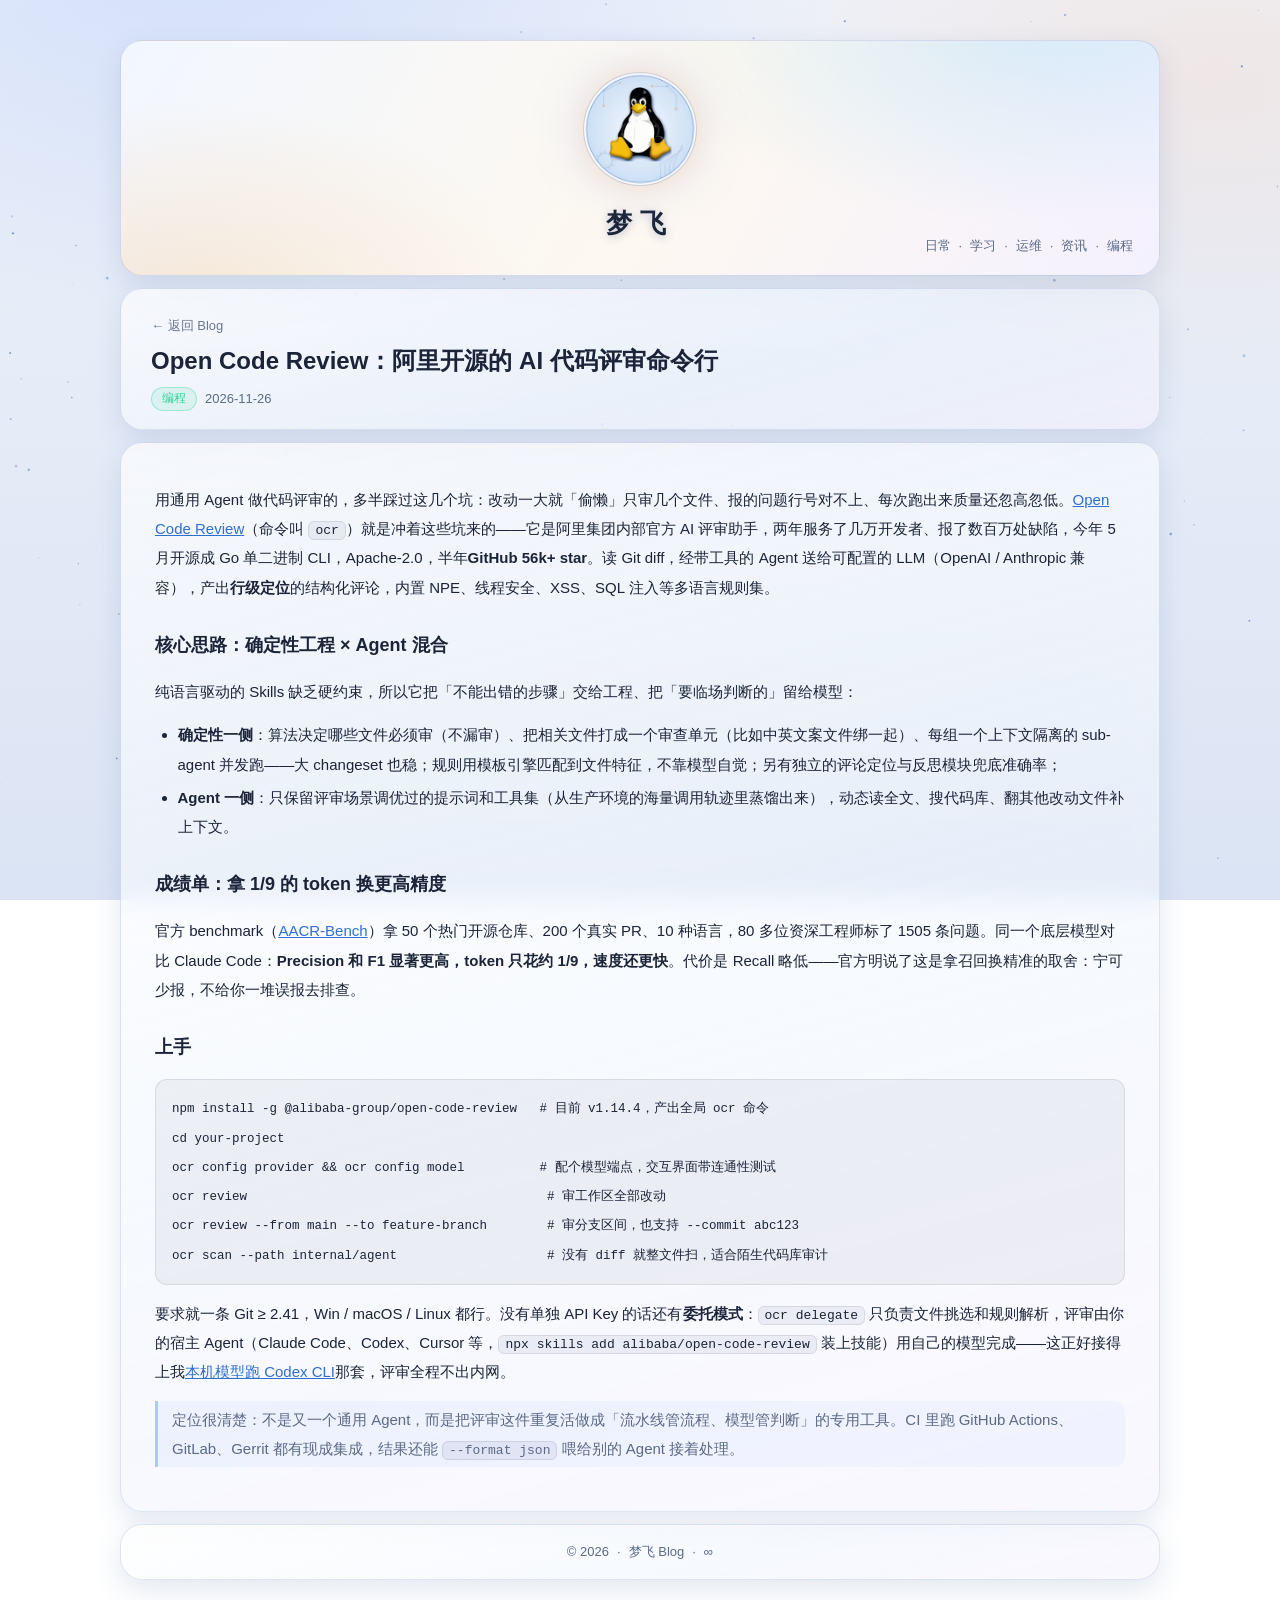
<file: blog/posts/2026-11-26-open-code-review-jian-jie.html>
<!DOCTYPE html>
<html lang="zh-CN">
<head>
<meta charset="UTF-8">
<meta name="viewport" content="width=device-width, initial-scale=1.0">
<meta name="description" content="简单介绍阿里开源的 Open Code Review（ocr）：内部验证两年的 AI 代码评审 CLI，确定性流水线 + Agent 混合架构，行级评论，只花通用 Agent 约 1/9 的 token。">
<meta name="theme-color" content="#eef2fa">
<link rel="icon" type="image/svg+xml" href="../icon/favicon.svg">
<link rel="alternate icon" type="image/png" href="../icon/favicon.png">
<link rel="apple-touch-icon" href="../icon/apple-touch-icon.png">
<title>Open Code Review：阿里开源的 AI 代码评审命令行 · 梦飞 Blog</title>
<link rel="stylesheet" href="../css/style.css">
</head>
<body>
<canvas id="stars" aria-hidden="true"></canvas>

<div class="wrap art-wrap">
  <!-- 简介区（与 Blog 主页一致） -->
  <header class="hero">
    <div class="bh">
      <img src="../icon/avatar-linux-tux-256.webp" width="256" height="256" fetchpriority="high" alt="Linux Tux 企鹅头像">
    </div>
    <h1>梦飞</h1>
    <div class="badges">
      <span>日常</span>
      <span>学习</span>
      <span>运维</span>
      <span>资讯</span>
      <span>编程</span>
    </div>
  </header>

  <header class="panel art-head" data-cat="编程">
    <a class="backlink" href="../index.html">← 返回 Blog</a>
    <h1>Open Code Review：阿里开源的 AI 代码评审命令行</h1>
    <div class="post-meta"><span class="tagpill">编程</span><time>2026-11-26</time></div>
  </header>

  <article class="panel prose-panel">
    <div class="prose">
      <p>用通用 Agent 做代码评审的，多半踩过这几个坑：改动一大就「偷懒」只审几个文件、报的问题行号对不上、每次跑出来质量还忽高忽低。<a href="https://github.com/alibaba/open-code-review">Open Code Review</a>（命令叫 <code>ocr</code>）就是冲着这些坑来的——它是阿里集团内部官方 AI 评审助手，两年服务了几万开发者、报了数百万处缺陷，今年 5 月开源成 Go 单二进制 CLI，Apache-2.0，半年<strong>GitHub 56k+ star</strong>。读 Git diff，经带工具的 Agent 送给可配置的 LLM（OpenAI / Anthropic 兼容），产出<strong>行级定位</strong>的结构化评论，内置 NPE、线程安全、XSS、SQL 注入等多语言规则集。</p>

      <h2>核心思路：确定性工程 × Agent 混合</h2>
      <p>纯语言驱动的 Skills 缺乏硬约束，所以它把「不能出错的步骤」交给工程、把「要临场判断的」留给模型：</p>
      <ul>
        <li><strong>确定性一侧</strong>：算法决定哪些文件必须审（不漏审）、把相关文件打成一个审查单元（比如中英文案文件绑一起）、每组一个上下文隔离的 sub-agent 并发跑——大 changeset 也稳；规则用模板引擎匹配到文件特征，不靠模型自觉；另有独立的评论定位与反思模块兜底准确率；</li>
        <li><strong>Agent 一侧</strong>：只保留评审场景调优过的提示词和工具集（从生产环境的海量调用轨迹里蒸馏出来），动态读全文、搜代码库、翻其他改动文件补上下文。</li>
      </ul>

      <h2>成绩单：拿 1/9 的 token 换更高精度</h2>
      <p>官方 benchmark（<a href="https://huggingface.co/datasets/Alibaba-Aone/aacr-bench">AACR-Bench</a>）拿 50 个热门开源仓库、200 个真实 PR、10 种语言，80 多位资深工程师标了 1505 条问题。同一个底层模型对比 Claude Code：<strong>Precision 和 F1 显著更高，token 只花约 1/9，速度还更快</strong>。代价是 Recall 略低——官方明说了这是拿召回换精准的取舍：宁可少报，不给你一堆误报去排查。</p>

      <h2>上手</h2>
      <pre><code>npm install -g @alibaba-group/open-code-review   # 目前 v1.14.4，产出全局 ocr 命令
cd your-project
ocr config provider &amp;&amp; ocr config model          # 配个模型端点，交互界面带连通性测试
ocr review                                        # 审工作区全部改动
ocr review --from main --to feature-branch        # 审分支区间，也支持 --commit abc123
ocr scan --path internal/agent                    # 没有 diff 就整文件扫，适合陌生代码库审计</code></pre>
      <p>要求就一条 Git ≥ 2.41，Win / macOS / Linux 都行。没有单独 API Key 的话还有<strong>委托模式</strong>：<code>ocr delegate</code> 只负责文件挑选和规则解析，评审由你的宿主 Agent（Claude Code、Codex、Cursor 等，<code>npx skills add alibaba/open-code-review</code> 装上技能）用自己的模型完成——这正好接得上我<a href="2026-11-25-codex-cli-pei-zhi-ben-di-mo-xing.html">本机模型跑 Codex CLI</a>那套，评审全程不出内网。</p>

      <blockquote>定位很清楚：不是又一个通用 Agent，而是把评审这件重复活做成「流水线管流程、模型管判断」的专用工具。CI 里跑 GitHub Actions、GitLab、Gerrit 都有现成集成，结果还能 <code>--format json</code> 喂给别的 Agent 接着处理。</blockquote>
    </div>
  </article>

  <footer><span>© 2026</span><span>梦飞 Blog</span><span>∞</span></footer>
</div>

<script src="../js/stars.js"></script>
</body>
</html>
</file>
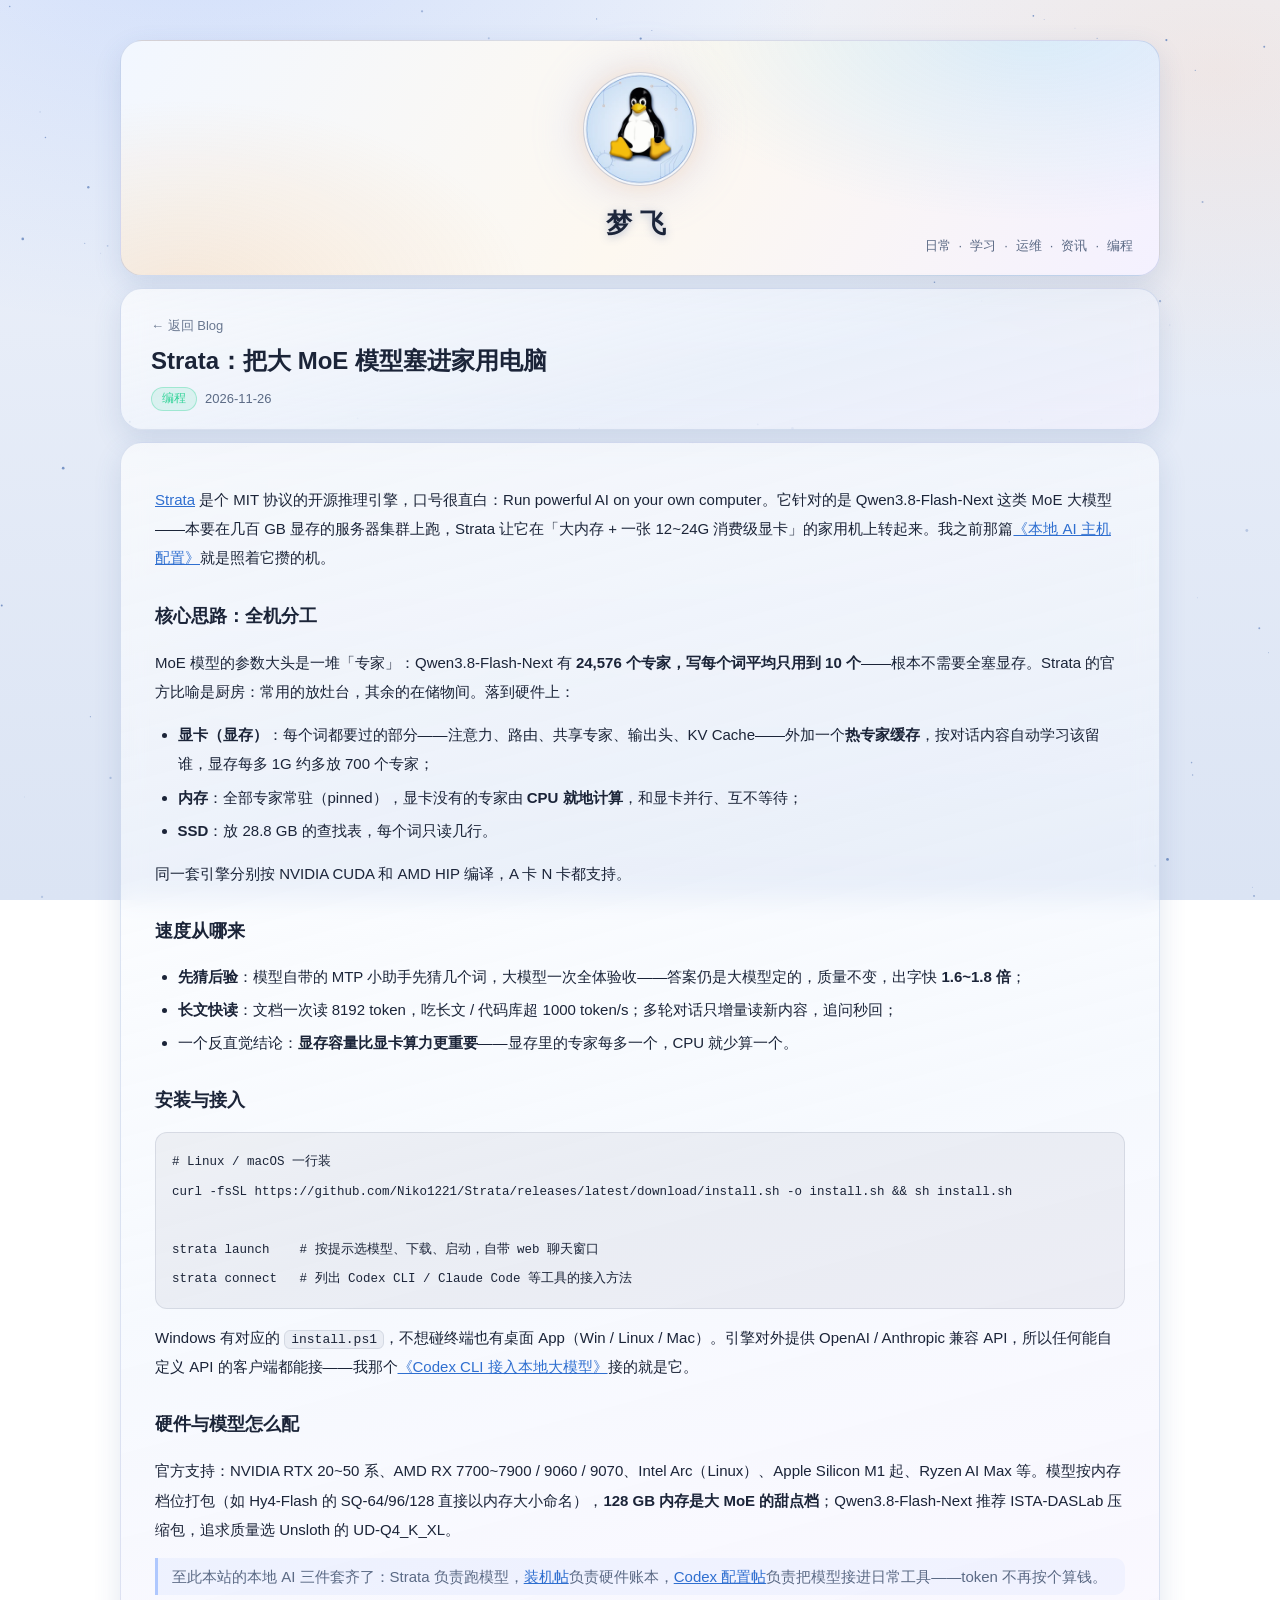
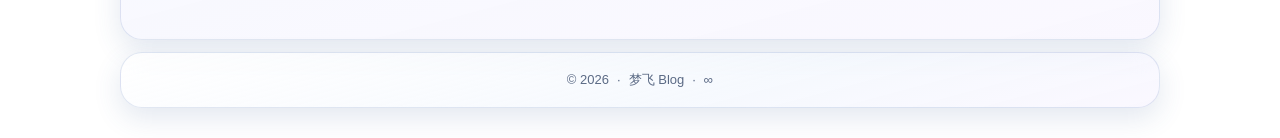
<file: blog/posts/2026-11-26-strata-jian-jie.html>
<!DOCTYPE html>
<html lang="zh-CN">
<head>
<meta charset="UTF-8">
<meta name="viewport" content="width=device-width, initial-scale=1.0">
<meta name="description" content="简单介绍开源推理引擎 Strata：把大 MoE 模型的专家权重铺进内存、显卡、SSD 三级分工，让家用机跑起 Qwen3.8-Flash-Next 这类服务器级模型。">
<meta name="theme-color" content="#eef2fa">
<link rel="icon" type="image/svg+xml" href="../icon/favicon.svg">
<link rel="alternate icon" type="image/png" href="../icon/favicon.png">
<link rel="apple-touch-icon" href="../icon/apple-touch-icon.png">
<title>Strata：把大 MoE 模型塞进家用电脑 · 梦飞 Blog</title>
<link rel="stylesheet" href="../css/style.css">
</head>
<body>
<canvas id="stars" aria-hidden="true"></canvas>

<div class="wrap art-wrap">
  <!-- 简介区（与 Blog 主页一致） -->
  <header class="hero">
    <div class="bh">
      <img src="../icon/avatar-linux-tux-256.webp" width="256" height="256" fetchpriority="high" alt="Linux Tux 企鹅头像">
    </div>
    <h1>梦飞</h1>
    <div class="badges">
      <span>日常</span>
      <span>学习</span>
      <span>运维</span>
      <span>资讯</span>
      <span>编程</span>
    </div>
  </header>

  <header class="panel art-head" data-cat="编程">
    <a class="backlink" href="../index.html">← 返回 Blog</a>
    <h1>Strata：把大 MoE 模型塞进家用电脑</h1>
    <div class="post-meta"><span class="tagpill">编程</span><time>2026-11-26</time></div>
  </header>

  <article class="panel prose-panel">
    <div class="prose">
      <p><a href="https://github.com/Niko1221/Strata">Strata</a> 是个 MIT 协议的开源推理引擎，口号很直白：Run powerful AI on your own computer。它针对的是 Qwen3.8-Flash-Next 这类 MoE 大模型——本要在几百 GB 显存的服务器集群上跑，Strata 让它在「大内存 + 一张 12~24G 消费级显卡」的家用机上转起来。我之前那篇<a href="2026-11-25-ben-di-ai-zhu-ji-x99-128g.html">《本地 AI 主机配置》</a>就是照着它攒的机。</p>

      <h2>核心思路：全机分工</h2>
      <p>MoE 模型的参数大头是一堆「专家」：Qwen3.8-Flash-Next 有 <strong>24,576 个专家，写每个词平均只用到 10 个</strong>——根本不需要全塞显存。Strata 的官方比喻是厨房：常用的放灶台，其余的在储物间。落到硬件上：</p>
      <ul>
        <li><strong>显卡（显存）</strong>：每个词都要过的部分——注意力、路由、共享专家、输出头、KV Cache——外加一个<strong>热专家缓存</strong>，按对话内容自动学习该留谁，显存每多 1G 约多放 700 个专家；</li>
        <li><strong>内存</strong>：全部专家常驻（pinned），显卡没有的专家由 <strong>CPU 就地计算</strong>，和显卡并行、互不等待；</li>
        <li><strong>SSD</strong>：放 28.8 GB 的查找表，每个词只读几行。</li>
      </ul>
      <p>同一套引擎分别按 NVIDIA CUDA 和 AMD HIP 编译，A 卡 N 卡都支持。</p>

      <h2>速度从哪来</h2>
      <ul>
        <li><strong>先猜后验</strong>：模型自带的 MTP 小助手先猜几个词，大模型一次全体验收——答案仍是大模型定的，质量不变，出字快 <strong>1.6~1.8 倍</strong>；</li>
        <li><strong>长文快读</strong>：文档一次读 8192 token，吃长文 / 代码库超 1000 token/s；多轮对话只增量读新内容，追问秒回；</li>
        <li>一个反直觉结论：<strong>显存容量比显卡算力更重要</strong>——显存里的专家每多一个，CPU 就少算一个。</li>
      </ul>

      <h2>安装与接入</h2>
      <pre><code># Linux / macOS 一行装
curl -fsSL https://github.com/Niko1221/Strata/releases/latest/download/install.sh -o install.sh &amp;&amp; sh install.sh

strata launch    # 按提示选模型、下载、启动，自带 web 聊天窗口
strata connect   # 列出 Codex CLI / Claude Code 等工具的接入方法</code></pre>
      <p>Windows 有对应的 <code>install.ps1</code>，不想碰终端也有桌面 App（Win / Linux / Mac）。引擎对外提供 OpenAI / Anthropic 兼容 API，所以任何能自定义 API 的客户端都能接——我那个<a href="2026-11-25-codex-cli-pei-zhi-ben-di-mo-xing.html">《Codex CLI 接入本地大模型》</a>接的就是它。</p>

      <h2>硬件与模型怎么配</h2>
      <p>官方支持：NVIDIA RTX 20~50 系、AMD RX 7700~7900 / 9060 / 9070、Intel Arc（Linux）、Apple Silicon M1 起、Ryzen AI Max 等。模型按内存档位打包（如 Hy4-Flash 的 SQ-64/96/128 直接以内存大小命名），<strong>128 GB 内存是大 MoE 的甜点档</strong>；Qwen3.8-Flash-Next 推荐 ISTA-DASLab 压缩包，追求质量选 Unsloth 的 UD-Q4_K_XL。</p>

      <blockquote>至此本站的本地 AI 三件套齐了：Strata 负责跑模型，<a href="2026-11-25-ben-di-ai-zhu-ji-x99-128g.html">装机帖</a>负责硬件账本，<a href="2026-11-25-codex-cli-pei-zhi-ben-di-mo-xing.html">Codex 配置帖</a>负责把模型接进日常工具——token 不再按个算钱。</blockquote>
    </div>
  </article>

  <footer><span>© 2026</span><span>梦飞 Blog</span><span>∞</span></footer>
</div>

<script src="../js/stars.js"></script>
</body>
</html>
</file>
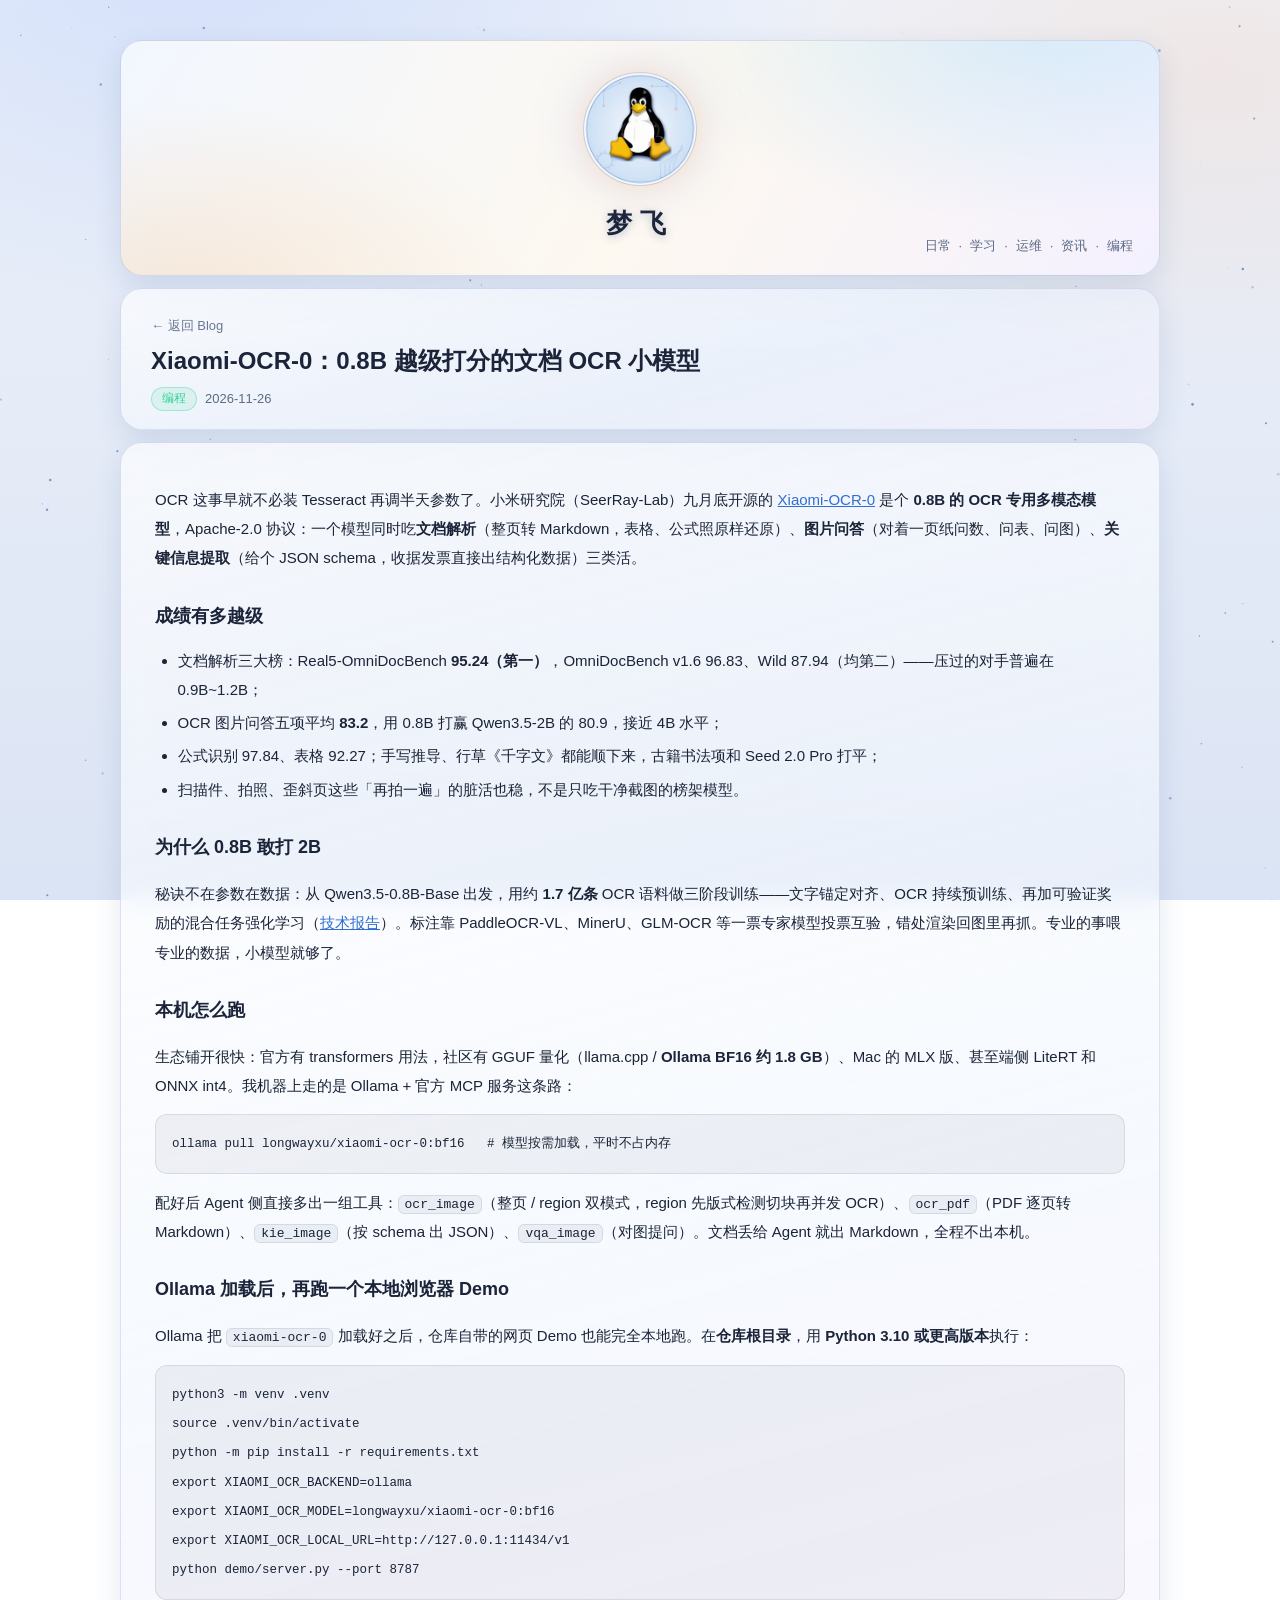
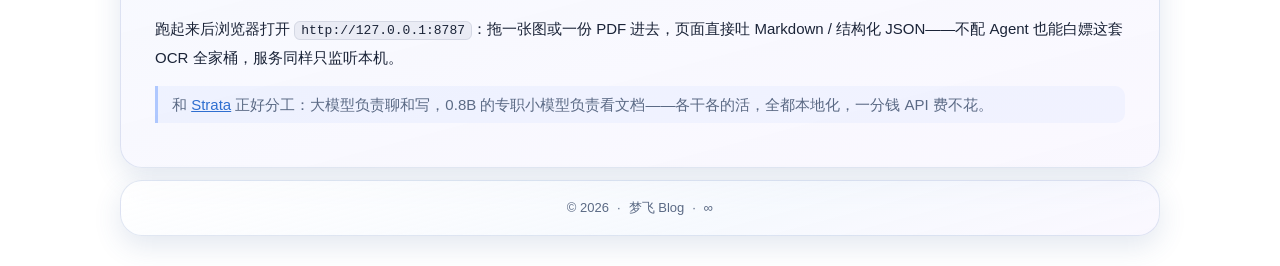
<file: blog/posts/2026-11-26-xiaomi-ocr-jian-jie.html>
<!DOCTYPE html>
<html lang="zh-CN">
<head>
<meta charset="UTF-8">
<meta name="viewport" content="width=device-width, initial-scale=1.0">
<meta name="description" content="简单介绍小米开源的 Xiaomi-OCR-0：0.8B 参数的 OCR 专用多模态模型，文档解析、图片问答、关键信息提取一锅端，benchmark 越级，本机就能跑。">
<meta name="theme-color" content="#eef2fa">
<link rel="icon" type="image/svg+xml" href="../icon/favicon.svg">
<link rel="alternate icon" type="image/png" href="../icon/favicon.png">
<link rel="apple-touch-icon" href="../icon/apple-touch-icon.png">
<title>Xiaomi-OCR-0：0.8B 越级打分的文档 OCR 小模型 · 梦飞 Blog</title>
<link rel="stylesheet" href="../css/style.css">
</head>
<body>
<canvas id="stars" aria-hidden="true"></canvas>

<div class="wrap art-wrap">
  <!-- 简介区（与 Blog 主页一致） -->
  <header class="hero">
    <div class="bh">
      <img src="../icon/avatar-linux-tux-256.webp" width="256" height="256" fetchpriority="high" alt="Linux Tux 企鹅头像">
    </div>
    <h1>梦飞</h1>
    <div class="badges">
      <span>日常</span>
      <span>学习</span>
      <span>运维</span>
      <span>资讯</span>
      <span>编程</span>
    </div>
  </header>

  <header class="panel art-head" data-cat="编程">
    <a class="backlink" href="../index.html">← 返回 Blog</a>
    <h1>Xiaomi-OCR-0：0.8B 越级打分的文档 OCR 小模型</h1>
    <div class="post-meta"><span class="tagpill">编程</span><time>2026-11-26</time></div>
  </header>

  <article class="panel prose-panel">
    <div class="prose">
      <p>OCR 这事早就不必装 Tesseract 再调半天参数了。小米研究院（SeerRay-Lab）九月底开源的 <a href="https://huggingface.co/xiaomi-research/Xiaomi-OCR-0">Xiaomi-OCR-0</a> 是个 <strong>0.8B 的 OCR 专用多模态模型</strong>，Apache-2.0 协议：一个模型同时吃<strong>文档解析</strong>（整页转 Markdown，表格、公式照原样还原）、<strong>图片问答</strong>（对着一页纸问数、问表、问图）、<strong>关键信息提取</strong>（给个 JSON schema，收据发票直接出结构化数据）三类活。</p>

      <h2>成绩有多越级</h2>
      <ul>
        <li>文档解析三大榜：Real5-OmniDocBench <strong>95.24（第一）</strong>，OmniDocBench v1.6 96.83、Wild 87.94（均第二）——压过的对手普遍在 0.9B~1.2B；</li>
        <li>OCR 图片问答五项平均 <strong>83.2</strong>，用 0.8B 打赢 Qwen3.5-2B 的 80.9，接近 4B 水平；</li>
        <li>公式识别 97.84、表格 92.27；手写推导、行草《千字文》都能顺下来，古籍书法项和 Seed 2.0 Pro 打平；</li>
        <li>扫描件、拍照、歪斜页这些「再拍一遍」的脏活也稳，不是只吃干净截图的榜架模型。</li>
      </ul>

      <h2>为什么 0.8B 敢打 2B</h2>
      <p>秘诀不在参数在数据：从 Qwen3.5-0.8B-Base 出发，用约 <strong>1.7 亿条</strong> OCR 语料做三阶段训练——文字锚定对齐、OCR 持续预训练、再加可验证奖励的混合任务强化学习（<a href="https://arxiv.org/abs/2609.36136">技术报告</a>）。标注靠 PaddleOCR-VL、MinerU、GLM-OCR 等一票专家模型投票互验，错处渲染回图里再抓。专业的事喂专业的数据，小模型就够了。</p>

      <h2>本机怎么跑</h2>
      <p>生态铺开很快：官方有 transformers 用法，社区有 GGUF 量化（llama.cpp / <strong>Ollama BF16 约 1.8 GB</strong>）、Mac 的 MLX 版、甚至端侧 LiteRT 和 ONNX int4。我机器上走的是 Ollama + 官方 MCP 服务这条路：</p>
      <pre><code>ollama pull longwayxu/xiaomi-ocr-0:bf16   # 模型按需加载，平时不占内存</code></pre>
      <p>配好后 Agent 侧直接多出一组工具：<code>ocr_image</code>（整页 / region 双模式，region 先版式检测切块再并发 OCR）、<code>ocr_pdf</code>（PDF 逐页转 Markdown）、<code>kie_image</code>（按 schema 出 JSON）、<code>vqa_image</code>（对图提问）。文档丢给 Agent 就出 Markdown，全程不出本机。</p>

      <h2>Ollama 加载后，再跑一个本地浏览器 Demo</h2>
      <p>Ollama 把 <code>xiaomi-ocr-0</code> 加载好之后，仓库自带的网页 Demo 也能完全本地跑。在<strong>仓库根目录</strong>，用 <strong>Python 3.10 或更高版本</strong>执行：</p>
      <pre><code>python3 -m venv .venv
source .venv/bin/activate
python -m pip install -r requirements.txt
export XIAOMI_OCR_BACKEND=ollama
export XIAOMI_OCR_MODEL=longwayxu/xiaomi-ocr-0:bf16
export XIAOMI_OCR_LOCAL_URL=http://127.0.0.1:11434/v1
python demo/server.py --port 8787</code></pre>
      <p>跑起来后浏览器打开 <code>http://127.0.0.1:8787</code>：拖一张图或一份 PDF 进去，页面直接吐 Markdown / 结构化 JSON——不配 Agent 也能白嫖这套 OCR 全家桶，服务同样只监听本机。</p>

      <blockquote>和 <a href="2026-11-26-strata-jian-jie.html">Strata</a> 正好分工：大模型负责聊和写，0.8B 的专职小模型负责看文档——各干各的活，全都本地化，一分钱 API 费不花。</blockquote>
    </div>
  </article>

  <footer><span>© 2026</span><span>梦飞 Blog</span><span>∞</span></footer>
</div>

<script src="../js/stars.js"></script>
</body>
</html>
</file>
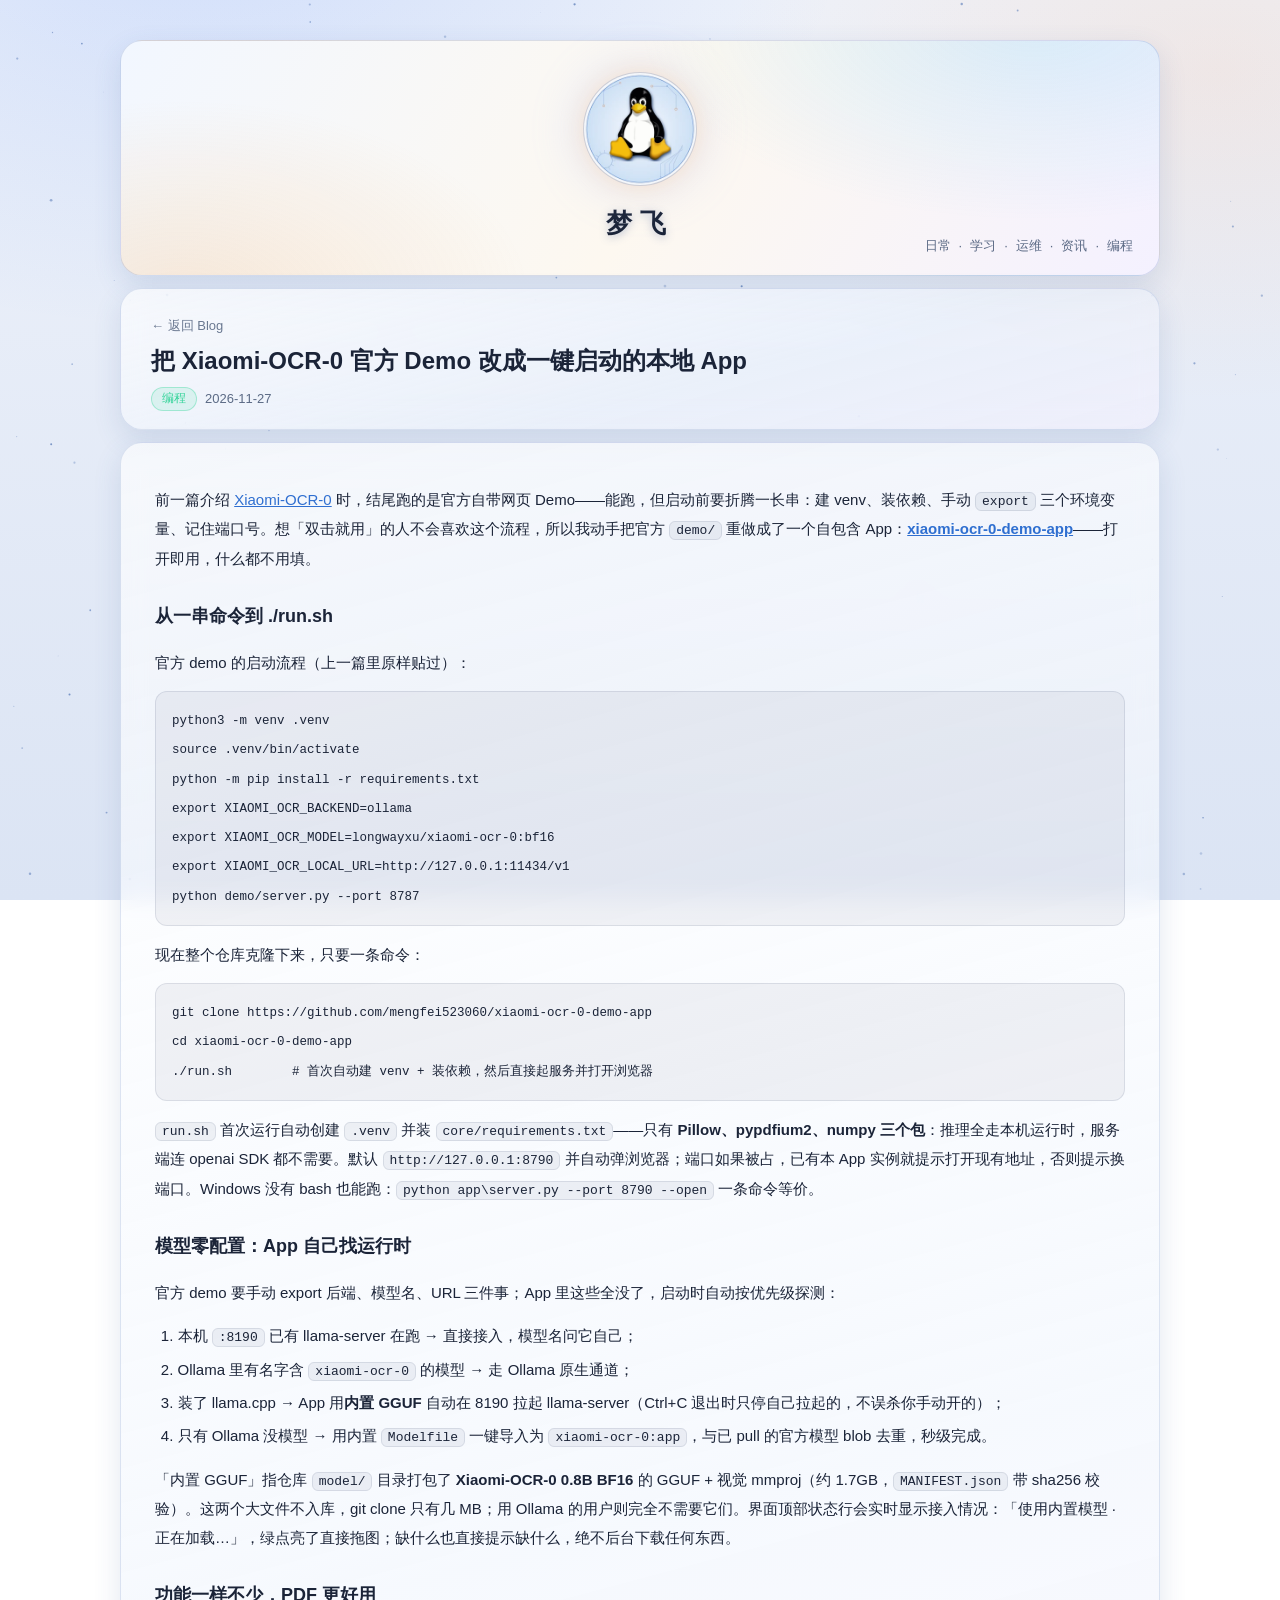
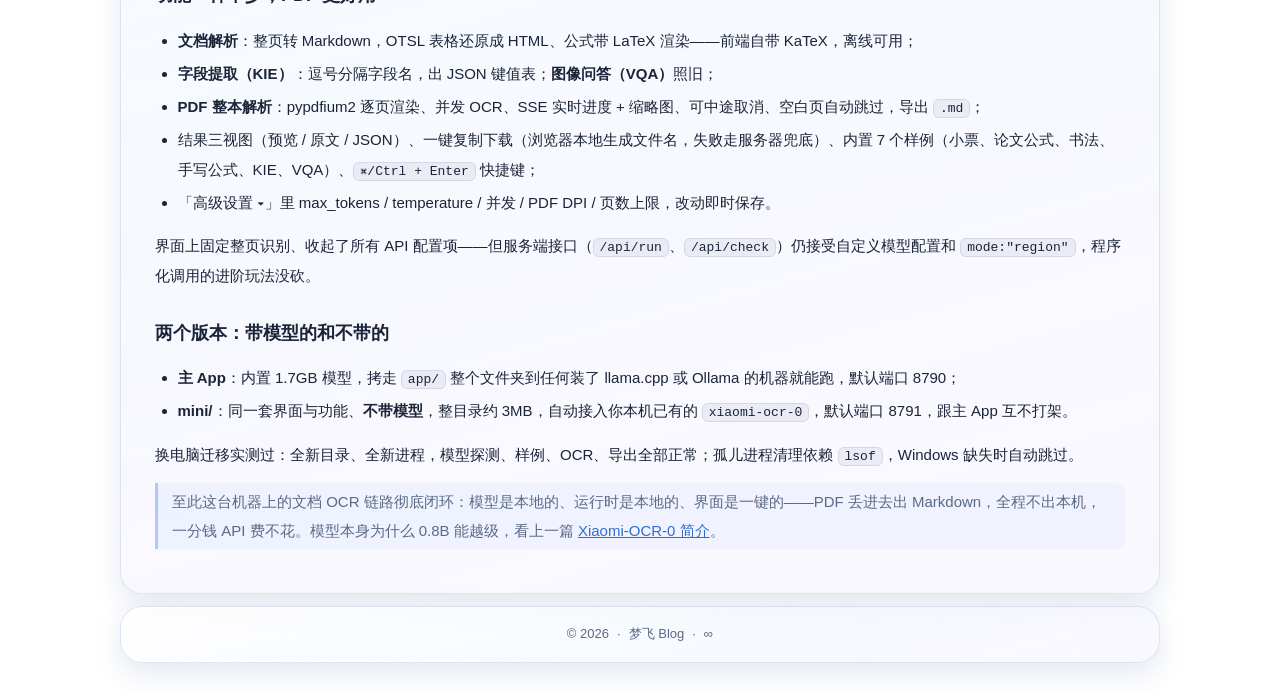
<file: blog/posts/2026-11-27-xiaomi-ocr-0-demo-yi-jian-yun-xing.html>
<!DOCTYPE html>
<html lang="zh-CN">
<head>
<meta charset="UTF-8">
<meta name="viewport" content="width=device-width, initial-scale=1.0">
<meta name="description" content="把 Xiaomi-OCR-0 官方 demo 重做成一键启动的本地 App：./run.sh 一条命令跑起来，自动探测 llama.cpp / Ollama，内置 GGUF 模型零配置接入，全程不填任何 API。">
<meta name="theme-color" content="#eef2fa">
<link rel="icon" type="image/svg+xml" href="../icon/favicon.svg">
<link rel="alternate icon" type="image/png" href="../icon/favicon.png">
<link rel="apple-touch-icon" href="../icon/apple-touch-icon.png">
<title>把 Xiaomi-OCR-0 官方 Demo 改成一键启动的本地 App · 梦飞 Blog</title>
<link rel="stylesheet" href="../css/style.css">
</head>
<body>
<canvas id="stars" aria-hidden="true"></canvas>

<div class="wrap art-wrap">
  <!-- 简介区（与 Blog 主页一致） -->
  <header class="hero">
    <div class="bh">
      <img src="../icon/avatar-linux-tux-256.webp" width="256" height="256" fetchpriority="high" alt="Linux Tux 企鹅头像">
    </div>
    <h1>梦飞</h1>
    <div class="badges">
      <span>日常</span>
      <span>学习</span>
      <span>运维</span>
      <span>资讯</span>
      <span>编程</span>
    </div>
  </header>

  <header class="panel art-head" data-cat="编程">
    <a class="backlink" href="../index.html">← 返回 Blog</a>
    <h1>把 Xiaomi-OCR-0 官方 Demo 改成一键启动的本地 App</h1>
    <div class="post-meta"><span class="tagpill">编程</span><time>2026-11-27</time></div>
  </header>

  <article class="panel prose-panel">
    <div class="prose">
      <p>前一篇介绍 <a href="2026-11-26-xiaomi-ocr-jian-jie.html">Xiaomi-OCR-0</a> 时，结尾跑的是官方自带网页 Demo——能跑，但启动前要折腾一长串：建 venv、装依赖、手动 <code>export</code> 三个环境变量、记住端口号。想「双击就用」的人不会喜欢这个流程，所以我动手把官方 <code>demo/</code> 重做成了一个自包含 App：<strong><a href="https://github.com/mengfei523060/xiaomi-ocr-0-demo-app">xiaomi-ocr-0-demo-app</a></strong>——打开即用，什么都不用填。</p>

      <h2>从一串命令到 ./run.sh</h2>
      <p>官方 demo 的启动流程（上一篇里原样贴过）：</p>
      <pre><code>python3 -m venv .venv
source .venv/bin/activate
python -m pip install -r requirements.txt
export XIAOMI_OCR_BACKEND=ollama
export XIAOMI_OCR_MODEL=longwayxu/xiaomi-ocr-0:bf16
export XIAOMI_OCR_LOCAL_URL=http://127.0.0.1:11434/v1
python demo/server.py --port 8787</code></pre>
      <p>现在整个仓库克隆下来，只要一条命令：</p>
      <pre><code>git clone https://github.com/mengfei523060/xiaomi-ocr-0-demo-app
cd xiaomi-ocr-0-demo-app
./run.sh        # 首次自动建 venv + 装依赖，然后直接起服务并打开浏览器</code></pre>
      <p><code>run.sh</code> 首次运行自动创建 <code>.venv</code> 并装 <code>core/requirements.txt</code>——只有 <strong>Pillow、pypdfium2、numpy 三个包</strong>：推理全走本机运行时，服务端连 openai SDK 都不需要。默认 <code>http://127.0.0.1:8790</code> 并自动弹浏览器；端口如果被占，已有本 App 实例就提示打开现有地址，否则提示换端口。Windows 没有 bash 也能跑：<code>python app\server.py --port 8790 --open</code> 一条命令等价。</p>

      <h2>模型零配置：App 自己找运行时</h2>
      <p>官方 demo 要手动 export 后端、模型名、URL 三件事；App 里这些全没了，启动时自动按优先级探测：</p>
      <ol>
        <li>本机 <code>:8190</code> 已有 llama-server 在跑 → 直接接入，模型名问它自己；</li>
        <li>Ollama 里有名字含 <code>xiaomi-ocr-0</code> 的模型 → 走 Ollama 原生通道；</li>
        <li>装了 llama.cpp → App 用<strong>内置 GGUF</strong> 自动在 8190 拉起 llama-server（Ctrl+C 退出时只停自己拉起的，不误杀你手动开的）；</li>
        <li>只有 Ollama 没模型 → 用内置 <code>Modelfile</code> 一键导入为 <code>xiaomi-ocr-0:app</code>，与已 pull 的官方模型 blob 去重，秒级完成。</li>
      </ol>
      <p>「内置 GGUF」指仓库 <code>model/</code> 目录打包了 <strong>Xiaomi-OCR-0 0.8B BF16</strong> 的 GGUF + 视觉 mmproj（约 1.7GB，<code>MANIFEST.json</code> 带 sha256 校验）。这两个大文件不入库，git clone 只有几 MB；用 Ollama 的用户则完全不需要它们。界面顶部状态行会实时显示接入情况：「使用内置模型 · 正在加载…」，绿点亮了直接拖图；缺什么也直接提示缺什么，绝不后台下载任何东西。</p>

      <h2>功能一样不少，PDF 更好用</h2>
      <ul>
        <li><strong>文档解析</strong>：整页转 Markdown，OTSL 表格还原成 HTML、公式带 LaTeX 渲染——前端自带 KaTeX，离线可用；</li>
        <li><strong>字段提取（KIE）</strong>：逗号分隔字段名，出 JSON 键值表；<strong>图像问答（VQA）</strong>照旧；</li>
        <li><strong>PDF 整本解析</strong>：pypdfium2 逐页渲染、并发 OCR、SSE 实时进度 + 缩略图、可中途取消、空白页自动跳过，导出 <code>.md</code>；</li>
        <li>结果三视图（预览 / 原文 / JSON）、一键复制下载（浏览器本地生成文件名，失败走服务器兜底）、内置 7 个样例（小票、论文公式、书法、手写公式、KIE、VQA）、<code>⌘/Ctrl + Enter</code> 快捷键；</li>
        <li>「高级设置 ▾」里 max_tokens / temperature / 并发 / PDF DPI / 页数上限，改动即时保存。</li>
      </ul>
      <p>界面上固定整页识别、收起了所有 API 配置项——但服务端接口（<code>/api/run</code>、<code>/api/check</code>）仍接受自定义模型配置和 <code>mode:"region"</code>，程序化调用的进阶玩法没砍。</p>

      <h2>两个版本：带模型的和不带的</h2>
      <ul>
        <li><strong>主 App</strong>：内置 1.7GB 模型，拷走 <code>app/</code> 整个文件夹到任何装了 llama.cpp 或 Ollama 的机器就能跑，默认端口 8790；</li>
        <li><strong>mini/</strong>：同一套界面与功能、<strong>不带模型</strong>，整目录约 3MB，自动接入你本机已有的 <code>xiaomi-ocr-0</code>，默认端口 8791，跟主 App 互不打架。</li>
      </ul>
      <p>换电脑迁移实测过：全新目录、全新进程，模型探测、样例、OCR、导出全部正常；孤儿进程清理依赖 <code>lsof</code>，Windows 缺失时自动跳过。</p>

      <blockquote>至此这台机器上的文档 OCR 链路彻底闭环：模型是本地的、运行时是本地的、界面是一键的——PDF 丢进去出 Markdown，全程不出本机，一分钱 API 费不花。模型本身为什么 0.8B 能越级，看上一篇 <a href="2026-11-26-xiaomi-ocr-jian-jie.html">Xiaomi-OCR-0 简介</a>。</blockquote>
    </div>
  </article>

  <footer><span>© 2026</span><span>梦飞 Blog</span><span>∞</span></footer>
</div>

<script src="../js/stars.js"></script>
</body>
</html>
</file>
<file: css/style.css>
/* ============================================================
   梦飞的网络导航 —— 全站样式
   ============================================================ */
:root {
  --bg1:#eef2fa; --bg2:#dbe4f4;
  --fg:#1b2438; --muted:#5b6a85;
  --card:rgba(255,255,255,.78); --card-br:rgba(20,40,80,.10);
  --input:rgba(20,40,80,.06);
  --star:#6d8bc0;
  --shadow:0 10px 28px rgba(60,90,150,.14);
}
* { margin:0; padding:0; box-sizing:border-box; }
html { color-scheme: light; }
body {
  font-family:-apple-system,BlinkMacSystemFont,"Segoe UI","PingFang SC","Hiragino Sans GB","Microsoft YaHei",sans-serif;
  color:var(--fg);
  background:
    radial-gradient(1100px 700px at 15% -10%, rgba(56,120,255,.16), transparent 60%),
    radial-gradient(900px 600px at 95% 8%, rgba(255,140,60,.10), transparent 55%),
    linear-gradient(180deg, var(--bg1), var(--bg2));
  background-attachment:fixed;
  min-height:100vh;
  line-height:1.7;
}
#stars { position:fixed; inset:0; z-index:0; pointer-events:none; }
.wrap { position:relative; z-index:1; max-width:1080px; margin:0 auto; padding:40px 20px 30px; }

/* ---------- 顶部个人信息 ---------- */
/* 简介卡背景：冷暖渐变 */
.hero {
  position:relative;
  background:
    radial-gradient(640px 320px at 88% -8%, rgba(56,189,248,.17), transparent 62%),
    radial-gradient(560px 320px at 6% 110%, rgba(251,160,60,.18), transparent 62%),
    linear-gradient(120deg, #f2f7ff 0%, #fdf8f0 52%, #f4f1ff 100%);
  border:1px solid rgba(90,120,180,.22);
  border-radius:22px;
  padding:32px 30px 30px;
  text-align:center;
  box-shadow:var(--shadow);
}
/* 头像（浅蓝圆底 + 官方 Tux + 电路/齿轮装饰） */
.bh { position:relative; width:112px; height:112px; margin:0 auto 16px; border-radius:50%; }
.bh img {
  width:100%; height:100%; object-fit:cover; border-radius:50%; display:block; background:#f4f7fb;
  box-shadow:0 0 0 1px rgba(150,165,195,.40), 0 0 20px 4px rgba(255,205,150,.30), 0 0 44px 14px rgba(140,170,255,.16);
  animation:pulse 5s ease-in-out infinite alternate;
}
@keyframes pulse {
  from { box-shadow:0 0 0 1px rgba(150,165,195,.32), 0 0 14px 2px rgba(255,205,150,.20), 0 0 34px 10px rgba(140,170,255,.10); }
  to   { box-shadow:0 0 0 1px rgba(150,165,195,.50), 0 0 26px 7px rgba(255,205,150,.40), 0 0 52px 18px rgba(140,170,255,.22); }
}

.hero h1 { font-size:26px; letter-spacing:2mm; text-shadow:0 2px 8px rgba(60,90,150,.35); }
.badges {
  position:absolute; right:26px; bottom:18px;
  display:flex; flex-wrap:wrap; gap:8px; align-items:center; justify-content:flex-end;
  color:var(--muted);
}
.badges span, footer span {
  font-size:13px; display:inline-flex; align-items:center;
  white-space:nowrap;
}
.badges span:not(:last-child)::after, footer span:not(:last-child)::after { content:"·"; margin-left:8px; }

/* ---------- 分区标题 ---------- */
.panel-title { font-size:14px; letter-spacing:1px; color:var(--muted); padding:4px 8px 12px; }
.project .panel-title { padding:0 0 2px; }


/* ---------- 底部项目链接（面板背景 + 左对齐，一行一条） ---------- */
.project {
  display:flex; flex-direction:column; justify-content:flex-start; align-items:flex-start;
  gap:14px;
  margin-top:12px; padding:20px 26px;
  background:linear-gradient(165deg, rgba(255,255,255,.66) 0%, rgba(238,244,253,.52) 60%, rgba(246,242,255,.55) 100%);
  border:1px solid rgba(90,120,180,.18);
  border-radius:22px;
  box-shadow:var(--shadow);
  backdrop-filter:blur(12px);
  -webkit-backdrop-filter:blur(12px);
}
.project a {
  display:inline-flex; align-items:center; gap:12px; text-decoration:none;
  font-size:15px; font-weight:600; color:var(--fg); transition:.2s;
  flex-wrap:wrap; text-align:left; max-width:100%;
}
.project a:hover { color:#e8650f; transform:translateX(4px); }
.project img { width:22px; height:22px; flex:none; }
.project small { font-weight:400; font-size:12.5px; color:var(--muted); }
.project .ast { color:#000; font-size:12px; font-weight:700; line-height:0; margin-left:.5px; }
.project .tri { color:#000; font-size:10px; font-weight:700; line-height:1; margin-left:.5px; }

/* ---------- 本地站点（与导航区同款面板） ---------- */
.card[data-cat="local"] { --acc:#f472b6; }
/* 导航区多数卡片描述占两行，本地卡片描述短，补足两行高度保持同款大小（560px 以下描述隐藏，不受影响） */
.card[data-cat="local"] .meta .desc { min-height:2.9em; }

/* ---------- 导航区背景面板 ---------- */
.panel {
  background:linear-gradient(165deg, rgba(255,255,255,.66) 0%, rgba(238,244,253,.52) 60%, rgba(246,242,255,.55) 100%);
  border:1px solid rgba(90,120,180,.18);
  border-radius:22px;
  padding:16px;
  margin-top:12px;
  box-shadow:var(--shadow);
  backdrop-filter:blur(12px);
  -webkit-backdrop-filter:blur(12px);
}

/* ---------- 站点卡片 ---------- */
.grid { display:grid; grid-template-columns:repeat(auto-fill,minmax(230px,1fr)); gap:12px; }
.card {
  --acc:#8fa3c8;
  display:flex; align-items:flex-start; gap:14px; text-decoration:none;
  background:var(--card); border:1px solid var(--card-br);
  border-radius:16px; padding:11px 16px; transition:transform .2s, box-shadow .2s, border-color .2s;
  backdrop-filter:blur(8px); -webkit-backdrop-filter:blur(8px);
  animation:pop .35s ease both;
}
@keyframes pop { from { opacity:0; transform:translateY(8px); } to { opacity:1; transform:none; } }
.card[data-cat="数码"]    { --acc:#38bdf8; }
.card[data-cat="linux"]   { --acc:#fbbf24; }
.card[data-cat="科技"]    { --acc:#a78bfa; }
.card[data-cat="摄影"]    { --acc:#34d399; }
.card:hover {
  transform:translateY(-4px);
  border-color:color-mix(in srgb, var(--acc) 55%, transparent);
  box-shadow:0 12px 30px color-mix(in srgb, var(--acc) 16%, transparent);
}
.favi {
  width:44px; height:44px; flex:none; border-radius:12px; overflow:hidden; align-self:center;
  display:flex; align-items:center; justify-content:center;
  background:color-mix(in srgb, var(--acc) 14%, transparent);
  border:1px solid color-mix(in srgb, var(--acc) 30%, transparent);
}
.favi img { width:26px; height:26px; object-fit:contain; }
.favi .letter { font-size:20px; font-weight:700; color:var(--acc); }
.meta { flex:1; min-width:0; }
.meta .name { display:block; font-size:15px; font-weight:600; color:var(--fg); line-height:1.5; white-space:nowrap; overflow:hidden; text-overflow:ellipsis; }
.meta .name i { display:inline-block; width:7px; height:7px; border-radius:50%; background:var(--acc); margin-right:8px; vertical-align:1px; font-style:normal; }
.meta .desc { display:-webkit-box; -webkit-line-clamp:2; -webkit-box-orient:vertical; font-size:12.5px; color:var(--muted); margin-top:3px; line-height:1.45; overflow:hidden; }

/* ---------- 页脚（与其他面板同款毛玻璃背景） ---------- */
footer {
  display:flex; flex-wrap:wrap; gap:8px; align-items:center; justify-content:center;
  text-align:center; color:var(--muted); font-size:13px; margin-top:12px; padding:16px 20px;
  background:linear-gradient(165deg, rgba(255,255,255,.66) 0%, rgba(238,244,253,.52) 60%, rgba(246,242,255,.55) 100%);
  border:1px solid rgba(90,120,180,.18);
  border-radius:22px;
  box-shadow:var(--shadow);
  backdrop-filter:blur(12px);
  -webkit-backdrop-filter:blur(12px);
}

/* 窄屏下徽章回到文档流居中，避免与标题水平相撞（断点高于 560 面板断点） */
@media (max-width:640px) {
  .badges { position:static; justify-content:center; margin-top:10px; }
}
@media (max-width:560px) {
  .wrap { padding:24px 14px; }
  .hero { padding:26px 16px 24px; }
  .panel { padding:12px 10px; margin-top:12px; }
  footer { margin-top:12px; padding:13px 14px; }
  .grid { grid-template-columns:1fr 1fr; gap:10px; }
  .card { padding:12px; gap:10px; }
  .favi { width:38px; height:38px; }
  .meta .name { font-size:13.5px; }
  .meta .desc { display:none; }
}

/* ---------- 尊重系统「减弱动态效果」偏好 ---------- */
@media (prefers-reduced-motion:reduce) {
  .bh img { animation:none; }
  .card { animation:none; transition:none; }
  .card:hover { transform:none; }
  .project a { transition:none; }
  .project a:hover { transform:none; }
}
</file>
<file: blog/css/style.css>
/* ============ 梦飞 Blog —— 与导航页同款主题 ============ */
:root {
  --bg1:#eef2fa; --bg2:#dbe4f4;
  --fg:#1b2438; --muted:#5b6a85;
  --card:rgba(255,255,255,.78); --card-br:rgba(20,40,80,.10);
  --input:rgba(20,40,80,.06);
  --star:#6d8bc0;
  --shadow:0 10px 28px rgba(60,90,150,.14);
}
* { margin:0; padding:0; box-sizing:border-box; }
html { color-scheme: light; }
body {
  font-family:-apple-system,BlinkMacSystemFont,"Segoe UI","PingFang SC","Hiragino Sans GB","Microsoft YaHei",sans-serif;
  color:var(--fg);
  background:
    radial-gradient(1100px 700px at 15% -10%, rgba(56,120,255,.16), transparent 60%),
    radial-gradient(900px 600px at 95% 8%, rgba(255,140,60,.10), transparent 55%),
    linear-gradient(180deg, var(--bg1), var(--bg2));
  background-attachment:fixed;
  min-height:100vh;
  line-height:1.7;
}
#stars { position:fixed; inset:0; z-index:0; pointer-events:none; }
.wrap { position:relative; z-index:1; max-width:1080px; margin:0 auto; padding:40px 20px 30px; }

/* ---------- 简介区（与导航页一致） ---------- */
.hero {
  position:relative;
  background:
    radial-gradient(640px 320px at 88% -8%, rgba(56,189,248,.17), transparent 62%),
    radial-gradient(560px 320px at 6% 110%, rgba(251,160,60,.18), transparent 62%),
    linear-gradient(120deg, #f2f7ff 0%, #fdf8f0 52%, #f4f1ff 100%);
  border:1px solid rgba(90,120,180,.22);
  border-radius:22px;
  padding:32px 30px 30px;
  text-align:center;
  box-shadow:var(--shadow);
}
.bh { position:relative; width:112px; height:112px; margin:0 auto 16px; border-radius:50%; }
.bh img {
  width:100%; height:100%; object-fit:cover; border-radius:50%; display:block; background:#f4f7fb;
  box-shadow:0 0 0 1px rgba(150,165,195,.40), 0 0 20px 4px rgba(255,205,150,.30), 0 0 44px 14px rgba(140,170,255,.16);
  animation:pulse 5s ease-in-out infinite alternate;
}
@keyframes pulse {
  from { box-shadow:0 0 0 1px rgba(150,165,195,.32), 0 0 14px 2px rgba(255,205,150,.20), 0 0 34px 10px rgba(140,170,255,.10); }
  to   { box-shadow:0 0 0 1px rgba(150,165,195,.50), 0 0 26px 7px rgba(255,205,150,.40), 0 0 52px 18px rgba(140,170,255,.22); }
}
.hero h1 { font-size:26px; letter-spacing:2mm; text-shadow:0 2px 8px rgba(60,90,150,.35); }
.backlink { position:absolute; left:22px; top:16px; font-size:13px; color:var(--muted); text-decoration:none; opacity:.9; }
.backlink:hover { color:var(--fg); opacity:1; }
.badges {
  position:absolute; right:26px; bottom:18px;
  display:flex; flex-wrap:wrap; gap:8px; align-items:center; justify-content:flex-end;
  color:var(--muted);
}
.badges span, footer span {
  font-size:13px; display:inline-flex; align-items:center;
  white-space:nowrap;
}
.badges span:not(:last-child)::after, footer span:not(:last-child)::after { content:"·"; margin-left:8px; }

/* ---------- 面板 ---------- */
.panel {
  background:linear-gradient(165deg, rgba(255,255,255,.66) 0%, rgba(238,244,253,.52) 60%, rgba(246,242,255,.55) 100%);
  border:1px solid rgba(90,120,180,.18);
  border-radius:22px;
  padding:16px;
  margin-top:12px;
  box-shadow:var(--shadow);
  backdrop-filter:blur(12px);
  -webkit-backdrop-filter:blur(12px);
}
.panel-title { font-size:14px; letter-spacing:1px; color:var(--muted); padding:4px 8px 12px; }

/* ---------- 首页标题行 + 搜索框 ---------- */
.panel-head { display:flex; align-items:center; justify-content:space-between; gap:10px; flex-wrap:wrap; padding:4px 8px 12px; }
.panel-head .panel-title { padding:0; }
.search input {
  font:inherit; font-size:13px; color:var(--fg);
  background:var(--input); border:1px solid var(--card-br);
  border-radius:999px; padding:6px 14px; width:220px; max-width:100%;
  outline:none; transition:border-color .2s, box-shadow .2s;
}
.search input::placeholder { color:var(--muted); opacity:.8; }
.search input:focus { border-color:rgba(56,120,255,.45); box-shadow:0 0 0 3px rgba(56,120,255,.14); }
.card[hidden] { display:none; }
.empty { text-align:center; color:var(--muted); font-size:13px; padding:18px 8px 6px; }

/* ---------- 文章卡片（一行一条，条内两行：首行 标签+标题+日期，次行 摘要） ---------- */
.grid { display:grid; grid-template-columns:1fr; gap:12px; }
.card {
  --acc:#8fa3c8;
  display:grid; grid-template-columns:auto 1fr auto;
  align-items:center; column-gap:12px; row-gap:2px;
  text-decoration:none; color:inherit;
  background:var(--card); border:1px solid var(--card-br);
  border-radius:16px; padding:10px 16px 11px;
  transition:transform .2s, box-shadow .2s, border-color .2s;
  backdrop-filter:blur(8px); -webkit-backdrop-filter:blur(8px);
  animation:pop .35s ease both;
}
/* 分类配色：必须写在 .card 默认值之后（同特异性，后来者胜） */
[data-cat="日常"] { --acc:#f472b6; }
[data-cat="学习"] { --acc:#a78bfa; }
[data-cat="运维"] { --acc:#fbbf24; }
[data-cat="资讯"] { --acc:#38bdf8; }
[data-cat="编程"] { --acc:#34d399; }
@keyframes pop { from { opacity:0; transform:translateY(8px); } to { opacity:1; transform:none; } }
.card:hover {
  transform:translateY(-4px);
  border-color:color-mix(in srgb, var(--acc) 55%, transparent);
  box-shadow:0 12px 30px color-mix(in srgb, var(--acc) 16%, transparent);
}
.card .tag { display:inline-flex; align-items:center; gap:6px; font-size:12px; color:#000; font-weight:600; }
.card .tag i { width:7px; height:7px; border-radius:50%; background:var(--acc); }
.card h3 { font-size:15px; font-weight:600; line-height:1.5; white-space:nowrap; overflow:hidden; text-overflow:ellipsis; }
.card time { font-size:12px; color:var(--muted); opacity:.85; grid-column:3; grid-row:1; }
.card p {
  grid-column:1 / -1;
  white-space:nowrap; overflow:hidden; text-overflow:ellipsis;
  font-size:12.5px; color:var(--muted);
}

/* ---------- 文章页 ---------- */
.art-head { padding:22px 30px 18px; }
.art-head .backlink { position:static; display:inline-block; margin-bottom:6px; }
.art-head h1 { font-size:24px; line-height:1.5; }
.post-meta { display:flex; gap:8px; align-items:center; flex-wrap:wrap; color:var(--muted); font-size:13px; margin-top:8px; }
.tagpill {
  color:var(--acc); border:1px solid color-mix(in srgb, var(--acc) 35%, transparent);
  background:color-mix(in srgb, var(--acc) 12%, transparent);
  border-radius:999px; padding:0 10px; font-size:12px; line-height:1.8;
}
.prose-panel { padding:28px 34px 30px; }
.prose { font-size:15px; line-height:1.95; }
.prose p { margin:14px 0; }
.prose h2 { font-size:18px; margin:26px 0 10px; }
.prose h3 { font-size:16px; margin:22px 0 8px; }
.prose ul, .prose ol { padding-left:1.5em; margin:12px 0; }
.prose li { margin:4px 0; }
.prose a { color:#2f6fd0; }
.prose code { background:var(--input); border:1px solid var(--card-br); border-radius:6px; padding:1px 6px; font-size:13px; font-family:ui-monospace,SFMono-Regular,Menlo,Consolas,monospace; }
.prose pre { background:rgba(27,36,56,.05); border:1px solid var(--card-br); border-radius:12px; padding:14px 16px; overflow:auto; margin:14px 0; }
.prose pre code { background:none; border:0; padding:0; font-size:12.5px; line-height:1.75; }
.prose blockquote { border-left:3px solid rgba(56,120,255,.35); background:rgba(56,120,255,.05); border-radius:0 10px 10px 0; padding:4px 14px; color:var(--muted); margin:14px 0; }
.prose hr { border:0; border-top:1px dashed rgba(90,120,180,.35); margin:22px 0; }
.prose img { max-width:100%; border-radius:12px; }

/* ---------- 页脚 ---------- */
footer {
  display:flex; flex-wrap:wrap; gap:8px; align-items:center; justify-content:center;
  text-align:center; color:var(--muted); font-size:13px; margin-top:12px; padding:16px 20px;
  background:linear-gradient(165deg, rgba(255,255,255,.66) 0%, rgba(238,244,253,.52) 60%, rgba(246,242,255,.55) 100%);
  border:1px solid rgba(90,120,180,.18);
  border-radius:22px;
  box-shadow:var(--shadow);
  backdrop-filter:blur(12px);
  -webkit-backdrop-filter:blur(12px);
}

/* ---------- 响应式 ---------- */
@media (max-width:640px) {
  .badges { position:static; justify-content:center; margin-top:10px; }
}
@media (max-width:560px) {
  .wrap { padding:24px 14px; }
  .hero { padding:26px 16px 24px; }
  .panel { padding:12px 10px; margin-top:12px; }
  .grid { grid-template-columns:1fr; gap:10px; }
  .art-head { padding:18px 18px 14px; }
  .prose-panel { padding:20px 18px 22px; }
  footer { margin-top:12px; padding:13px 14px; }
  .backlink { left:14px; top:10px; }
  .search { flex:1 1 100%; }
  .search input { width:100%; }
}

/* ---------- 尊重系统「减弱动态效果」偏好 ---------- */
@media (prefers-reduced-motion:reduce) {
  .bh img { animation:none; }
  .card { animation:none; transition:none; }
  .card:hover { transform:none; }
}
</file>
<file: txt-reader/css/style.css>
/* ═══════════════════════════════════════════
   拾光阅读 · 简洁小说阅读站
   ═══════════════════════════════════════════ */

:root {
  --serif: Georgia, "Times New Roman", "Noto Serif SC", "Songti SC", "STSong", "SimSun", serif;
  --sans: system-ui, -apple-system, "PingFang SC", "Hiragino Sans GB", "Microsoft YaHei", "Segoe UI", sans-serif;
  --reader-fs: 19px;
  --reader-lh: 1.9;
  --drawer-w: min(340px, 86vw);
}

/* ── 主题（旧书 / 夜读已删除，仅保留「宣纸」） ── */
html[data-theme="light"] {
  --bg: #f7f6f2;  --bg2: #ffffff;  --text: #26282c;  --muted: #8b8f97;
  --line: #e5e3dc; --accent: #b0563a; --accent-soft: rgba(176, 86, 58, .12);
}

* { box-sizing: border-box; margin: 0; padding: 0; }
html, body { height: 100%; }
body {
  font-family: var(--sans);
  background: var(--bg);
  color: var(--text);
  -webkit-font-smoothing: antialiased;
  overflow: hidden;
}
::selection { background: var(--accent-soft); }
button { font-family: inherit; color: inherit; background: none; border: none; cursor: pointer; }
input { font-family: inherit; }
.hidden { display: none !important; }
svg { display: block; }

.view { position: fixed; inset: 0; }

/* 滚动条 */
::-webkit-scrollbar { width: 8px; height: 8px; }
::-webkit-scrollbar-thumb { background: var(--line); border-radius: 4px; }
::-webkit-scrollbar-track { background: transparent; }

/* ═══════════ 书库 ═══════════ */
#view-library { overflow-y: auto; }

.lib-head {
  position: sticky; top: 0; z-index: 5;
  display: flex; align-items: center; justify-content: space-between; gap: 16px;
  padding: 20px clamp(16px, 5vw, 56px) 14px;
  min-height: 70px;            /* 与阅读页 r-head 等高，底部分隔线位置一致 */
  background: var(--bg);
  border-bottom: 1px solid var(--line);
}
.brand {
  flex: 0 0 auto;
  display: flex; align-items: center; gap: 10px;
  font-family: var(--serif); font-size: 24px; font-weight: 700; letter-spacing: 2px;
}
.brand b { white-space: nowrap; }
.brand img {
  border-radius: 7px; display: block; flex: 0 0 auto;
  box-shadow: 0 0 0 1px var(--line), 0 0 8px 1px rgba(255, 190, 120, .3);
}
.brand span { color: var(--accent); }
.lib-tools { display: flex; align-items: center; gap: 10px; }
.search {
  width: clamp(120px, 24vw, 240px);
  padding: 8px 14px; font-size: 14px;
  color: var(--text); background: var(--bg2);
  border: 1px solid var(--line); border-radius: 999px; outline: none;
  transition: border-color .15s;
}
.search:focus { border-color: var(--accent); }
.btn {
  padding: 8px 18px; font-size: 14px; border-radius: 999px;
  border: 1px solid var(--line); background: var(--bg2);
  transition: all .15s;
}
.btn:hover { border-color: var(--accent); color: var(--accent); }
.btn.primary { background: var(--accent); border-color: var(--accent); color: #fff; }
.btn.primary:hover { filter: brightness(1.08); color: #fff; }

.icon-btn {
  padding: 7px 12px; font-size: 14px; border-radius: 8px; color: var(--text);
  transition: background .15s, color .15s;
}
.icon-btn:hover { background: var(--accent-soft); color: var(--accent); }

.lib-stats {
  padding: 18px clamp(16px, 5vw, 56px) 0;
  font-size: 13px; color: var(--muted); letter-spacing: .5px;
}

.lib-grid {
  display: grid; gap: 14px;
  grid-template-columns: repeat(auto-fill, minmax(250px, 1fr));
  padding: 16px clamp(16px, 5vw, 56px) 60px;
}

.card {
  position: relative;
  display: flex; gap: 14px; align-items: stretch;
  padding: 14px;
  background: var(--bg2);
  border: 1px solid var(--line);
  border-radius: 12px;
  cursor: pointer;
  transition: transform .15s, box-shadow .15s, border-color .15s;
}
.card:hover { transform: translateY(-2px); box-shadow: 0 6px 20px rgba(0,0,0,.07); border-color: var(--accent); }

.cover {
  flex: 0 0 58px; height: 80px; border-radius: 6px;
  display: flex; align-items: center; justify-content: center;
  background: linear-gradient(160deg, var(--c1), var(--c2));
  color: #fff; font-family: var(--serif);
  writing-mode: vertical-rl; letter-spacing: 3px;
  font-size: 13px; line-height: 1.35; padding: 6px 2px;
  overflow: hidden; user-select: none;
}
.cover .init { font-size: 22px; letter-spacing: 0; }

.card .meta { flex: 1; min-width: 0; display: flex; flex-direction: column; gap: 5px; padding: 2px 26px 2px 0; }
.card .title {
  font-size: 15px; font-weight: 600; line-height: 1.4;
  white-space: nowrap; overflow: hidden; text-overflow: ellipsis;
}
.card .sub { font-size: 12px; color: var(--muted); white-space: nowrap; overflow: hidden; text-overflow: ellipsis; }
.card .bar { margin-top: auto; height: 3px; border-radius: 2px; background: var(--line); overflow: hidden; }
.card .bar i { display: block; height: 100%; width: 0; background: var(--accent); border-radius: 2px; }
.card .pct { font-size: 11px; color: var(--muted); }

.card .del {
  position: absolute; top: 8px; right: 8px;
  width: 24px; height: 24px; border-radius: 50%;
  font-size: 11px; color: var(--muted); opacity: 0;
  transition: opacity .15s, background .15s, color .15s;
}
.card:hover .del { opacity: 1; }
.card .del:hover { background: #e0563f; color: #fff; }

.lib-empty {
  padding: 70px 24px; text-align: center; color: var(--muted); font-size: 14px; line-height: 2;
}
.empty-mark { font-size: 44px; }

.drop-mask {
  position: fixed; inset: 0; z-index: 50;
  background: color-mix(in srgb, var(--bg) 70%, transparent);
  border: 2px dashed var(--accent); border-radius: 6px;
  display: flex; align-items: center; justify-content: center;
  font-size: 18px; color: var(--accent); letter-spacing: 2px;
  pointer-events: none;
}

/* ═══════════ 阅读器 ═══════════ */
#view-reader { display: flex; flex-direction: column; background: var(--bg); }

.r-head {
  flex: 0 0 auto; z-index: 6;
  display: flex; align-items: center; gap: 10px;
  padding: 20px clamp(16px, 5vw, 56px) 14px;   /* 与书库页 lib-head 完全一致：徽记位置、分隔线高度对齐 */
  min-height: 70px;
  border-bottom: 1px solid var(--line);
  background: var(--bg);
}
.r-heading { flex: 1; min-width: 0; text-align: center; }
.r-book {
  font-size: 13px; color: var(--muted);
  white-space: nowrap; overflow: hidden; text-overflow: ellipsis;
}
.r-chapter {
  font-size: 14px; font-weight: 600;
  white-space: nowrap; overflow: hidden; text-overflow: ellipsis;
}
.r-tools { display: flex; gap: 2px; }

.stage { flex: 1 1 auto; position: relative; overflow: hidden; }
.paper {
  position: relative; overflow: hidden;
  width: min(44em, 100%);
  height: 100%; margin: 0 auto;
  padding: 26px clamp(18px, 4vw, 36px) 30px;
}
.content {
  position: relative;
  font-family: var(--serif);
  font-size: var(--reader-fs);
  line-height: var(--reader-lh);
  color: var(--text);
  transition: opacity .12s;
  column-gap: 56px;
}
.content .ch-title {
  font-size: 1.3em; font-weight: 700; letter-spacing: .04em;
  margin: 0 0 1.4em; break-inside: avoid; -webkit-column-break-inside: avoid;
}
.content p { margin: 0 0 .5em; text-indent: 2em; break-inside: avoid; -webkit-column-break-inside: avoid; text-align: justify; }
.content.sans { font-family: var(--sans); }
.content p.no-indent { text-indent: 0; }
.content .end-mark {
  margin-top: 2.4em; text-align: center; text-indent: 0;
  color: var(--muted); font-size: .8em; letter-spacing: 1em; padding-left: 1em;
}

.tap-zone { position: absolute; top: 0; bottom: 0; z-index: 4; }
.tz-left  { left: 0;  width: 30%; }
.tz-right { right: 0; width: 30%; }
.tz-mid   { left: 30%; right: 30%; }

.r-foot {
  flex: 0 0 auto; z-index: 6;
  display: flex; align-items: center; justify-content: space-between;
  padding: 8px clamp(12px, 3vw, 28px) calc(8px + env(safe-area-inset-bottom));
  border-top: 1px solid var(--line);
  background: var(--bg);
}
.foot-btn { font-size: 13px; color: var(--muted); padding: 6px 12px; border-radius: 8px; }
.foot-btn:hover:not(:disabled) { color: var(--accent); background: var(--accent-soft); }
.foot-btn:disabled { opacity: .35; cursor: default; }
.foot-mid { font-size: 12px; color: var(--muted); letter-spacing: 1px; }
.foot-mid .dot { margin: 0 6px; }

/* 收起工具栏 */
.r-head, .r-foot { transition: opacity .25s, transform .25s; }
body.no-chrome .r-head { opacity: 0; transform: translateY(-100%); pointer-events: none; }
body.no-chrome .r-foot { opacity: 0; transform: translateY(100%); pointer-events: none; }
.chrome-hint {
  position: fixed; left: 50%; bottom: 70px; transform: translateX(-50%);
  z-index: 8; padding: 6px 16px; border-radius: 999px; font-size: 12px;
  color: var(--muted); background: var(--bg2); border: 1px solid var(--line);
  transition: opacity .4s;
}

/* ═══════════ 抽屉 ═══════════ */
.scrim { position: fixed; inset: 0; z-index: 19; background: rgba(0,0,0,.35); opacity: 0; transition: opacity .2s; }
.scrim.show { opacity: 1; }
.drawer {
  position: fixed; top: 0; right: 0; bottom: 0; z-index: 20;
  width: var(--drawer-w);
  background: var(--bg2); border-left: 1px solid var(--line);
  display: flex; flex-direction: column;
  transform: translateX(105%); visibility: hidden;
  transition: transform .25s cubic-bezier(.3,.8,.4,1), visibility 0s .25s;
}
.drawer.open { transform: translateX(0); visibility: visible; transition: transform .25s cubic-bezier(.3,.8,.4,1), visibility 0s; }
.drawer-head {
  flex: 0 0 auto; display: flex; align-items: center; justify-content: space-between;
  padding: 16px 18px; border-bottom: 1px solid var(--line);
  font-size: 15px; font-weight: 600; letter-spacing: 1px;
}
.drawer-body { flex: 1; overflow-y: auto; overscroll-behavior: contain; }

/* 目录 */
.toc-item {
  padding: 11px 18px; font-size: 14px; color: var(--text);
  border-bottom: 1px solid color-mix(in srgb, var(--line) 45%, transparent);
  white-space: nowrap; overflow: hidden; text-overflow: ellipsis;
}
.toc-item:hover { background: var(--accent-soft); }
.toc-item.cur { color: var(--accent); font-weight: 600; }

/* 书签 */
.bm-item {
  position: relative; padding: 12px 40px 12px 18px;
  border-bottom: 1px solid color-mix(in srgb, var(--line) 45%, transparent);
  cursor: pointer;
}
.bm-item:hover { background: var(--accent-soft); }
.bm-item .bm-ch { font-size: 12px; color: var(--accent); margin-bottom: 3px; }
.bm-item .bm-snippet {
  font-family: var(--serif); font-size: 14px; line-height: 1.6;
  display: -webkit-box; -webkit-line-clamp: 2; -webkit-box-orient: vertical; overflow: hidden;
}
.bm-item .bm-time { margin-top: 4px; font-size: 11px; color: var(--muted); }
.bm-del {
  position: absolute; top: 10px; right: 10px;
  width: 22px; height: 22px; border-radius: 50%; font-size: 10px; color: var(--muted);
}
.bm-del:hover { background: #e0563f; color: #fff; }
.bm-empty, .toc-empty { padding: 40px 20px; text-align: center; color: var(--muted); font-size: 13px; line-height: 2; }

/* 设置 */
.set-row {
  display: flex; align-items: center; justify-content: space-between; gap: 12px;
  padding: 16px 18px; border-bottom: 1px solid color-mix(in srgb, var(--line) 45%, transparent);
  font-size: 14px;
}
.set-row .label { color: var(--muted); flex: 0 0 auto; }
.stepper { display: flex; align-items: center; gap: 10px; }
.stepper button {
  width: 30px; height: 30px; border-radius: 8px; border: 1px solid var(--line);
  background: var(--bg); font-size: 15px;
}
.stepper button:hover { border-color: var(--accent); color: var(--accent); }
.stepper .val { min-width: 34px; text-align: center; font-size: 13px; color: var(--muted); }
.seg { display: flex; gap: 6px; }
.seg button {
  padding: 6px 12px; font-size: 13px; border-radius: 8px;
  border: 1px solid var(--line); background: var(--bg); color: var(--muted);
}
.seg button.on { border-color: var(--accent); color: var(--accent); background: var(--accent-soft); }
.serif-demo { font-family: var(--serif); }
.set-tip { padding: 14px 18px; font-size: 12px; color: var(--muted); line-height: 1.9; }

/* ═══════════ Toast ═══════════ */
.toast {
  position: fixed; left: 50%; bottom: 84px; transform: translate(-50%, 8px);
  z-index: 60; max-width: 80vw;
  padding: 9px 20px; border-radius: 999px; font-size: 13px;
  background: var(--text); color: var(--bg);
  opacity: 0; pointer-events: none; transition: opacity .25s, transform .25s;
}
.toast.show { opacity: .95; transform: translate(-50%, 0); }

/* ═══════════ 移动端 ═══════════ */
@media (max-width: 560px) {
  .r-book { display: none; }
  .brand b { display: none; }   /* 窄屏两页一致：徽记只留图标，给顶栏控件让位 */
  .lib-grid { grid-template-columns: 1fr; }
  .paper { padding: 18px 18px 22px; }
  .content { column-gap: 34px; }
}
</file>
